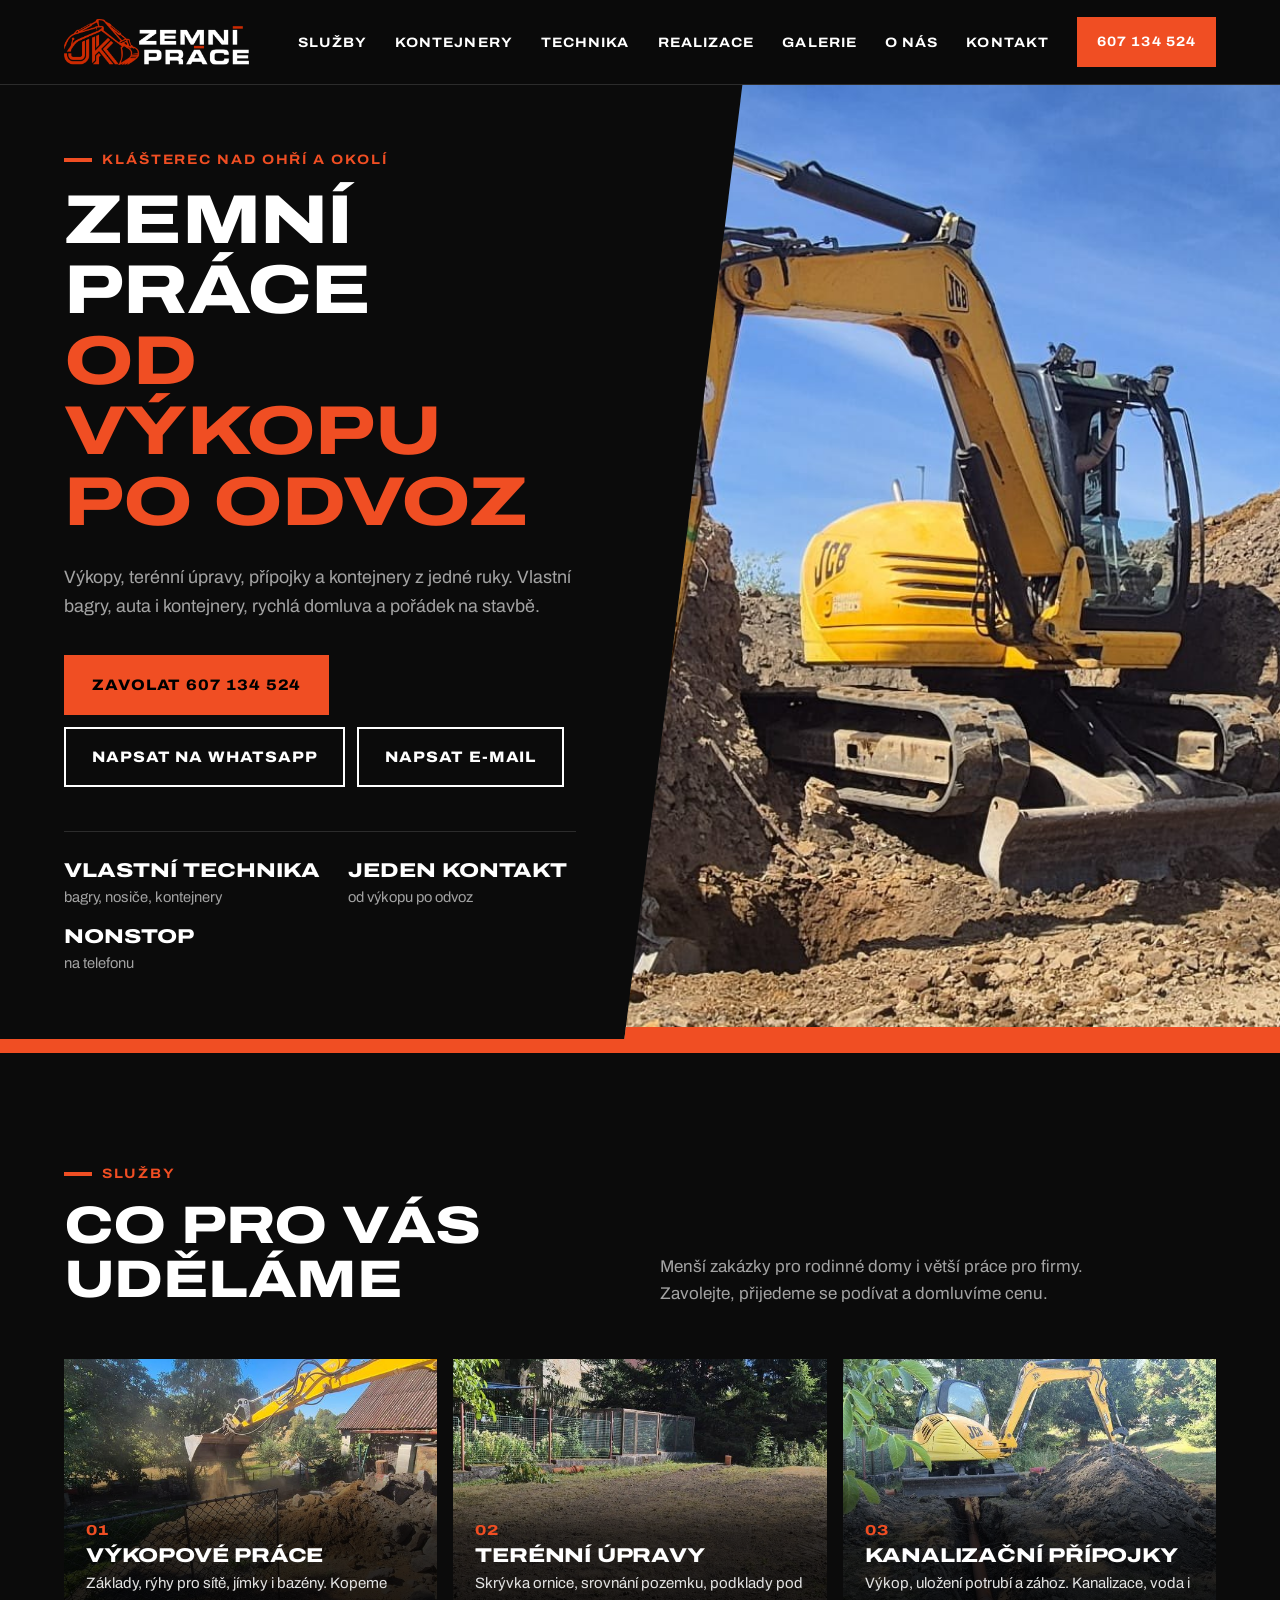
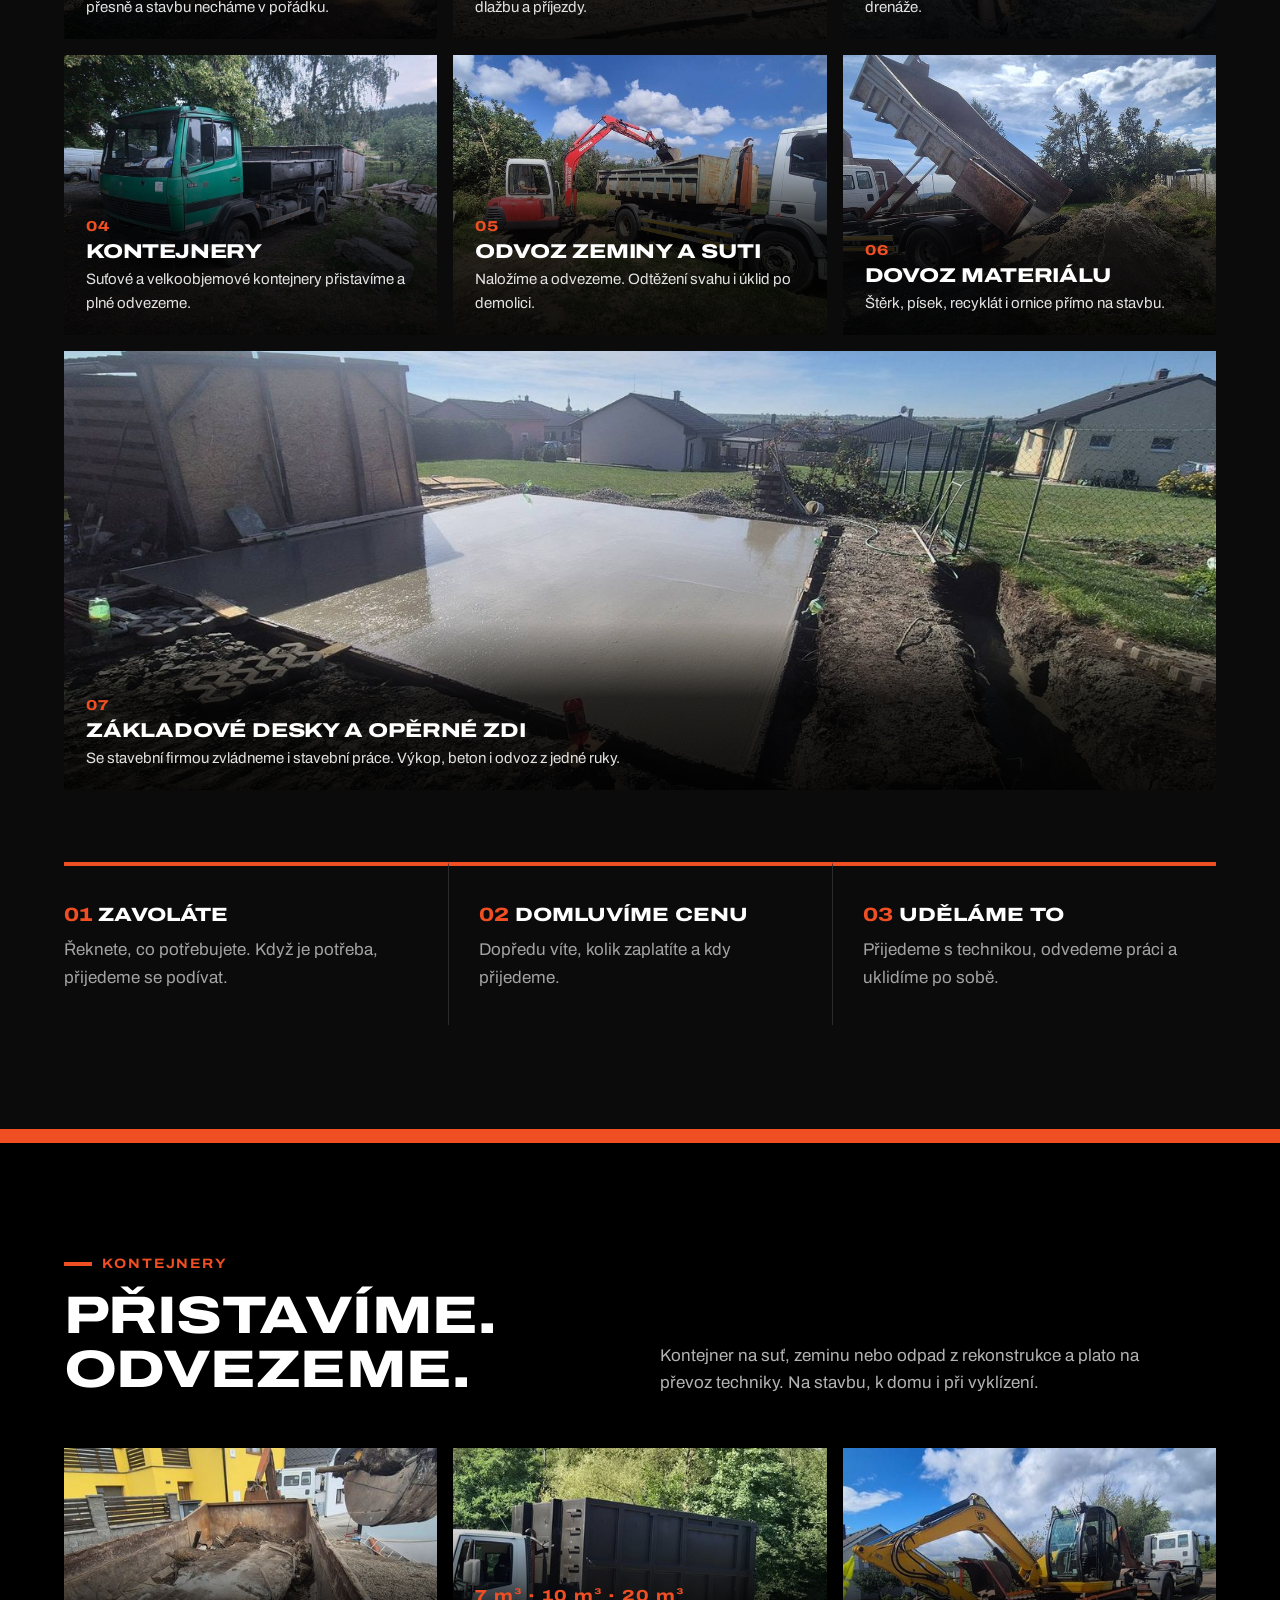
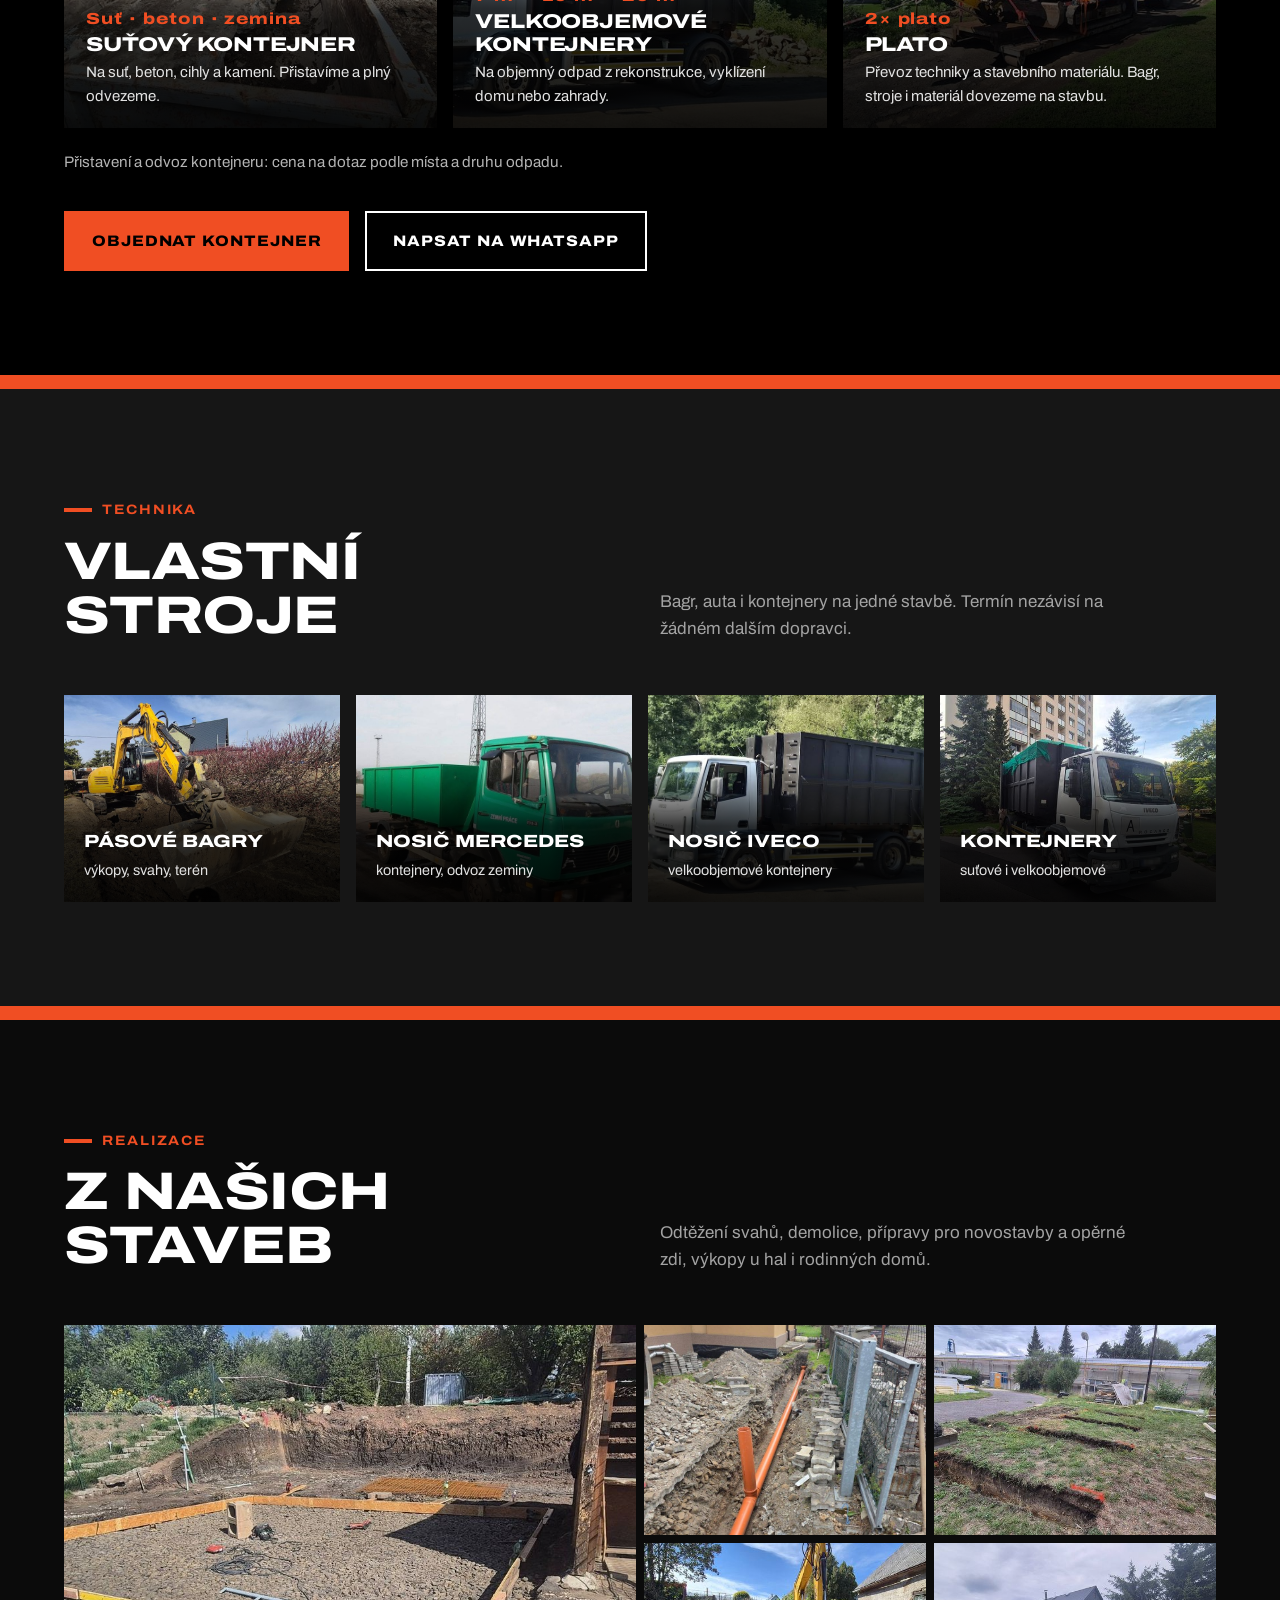
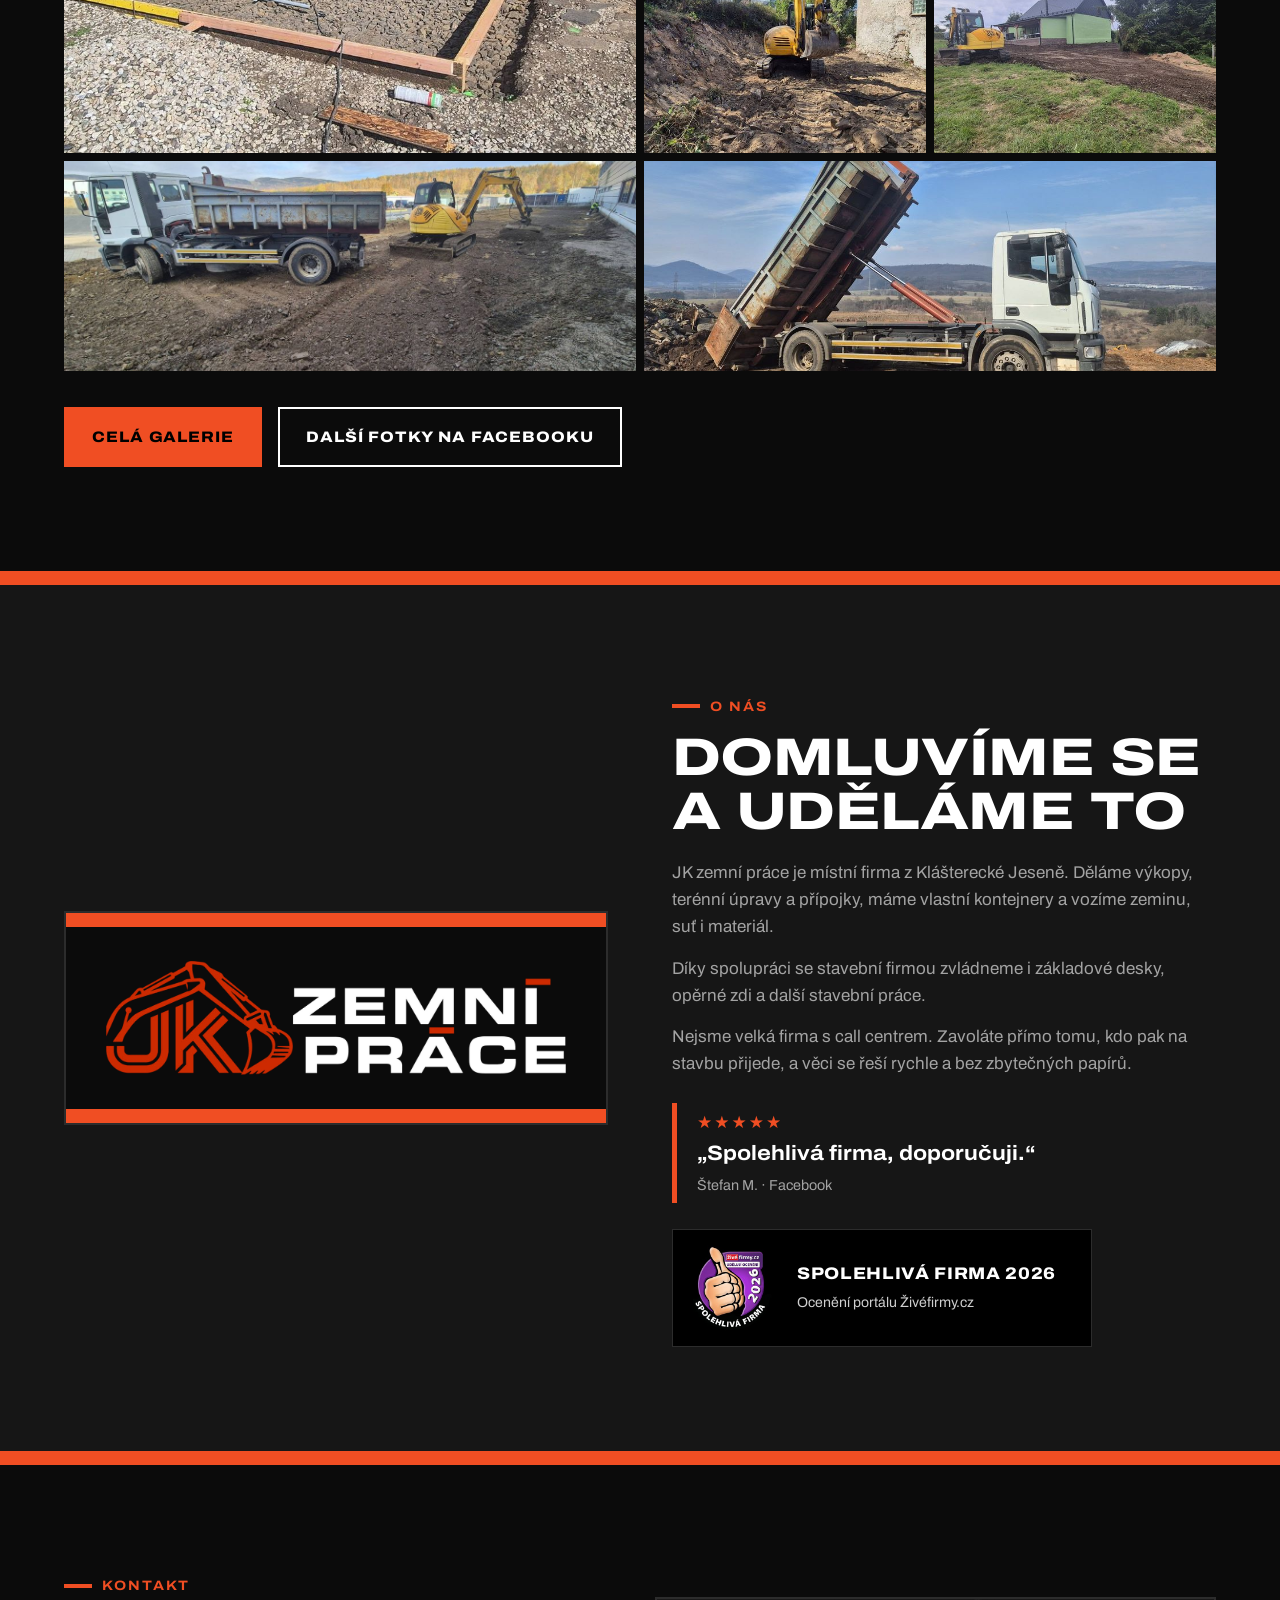
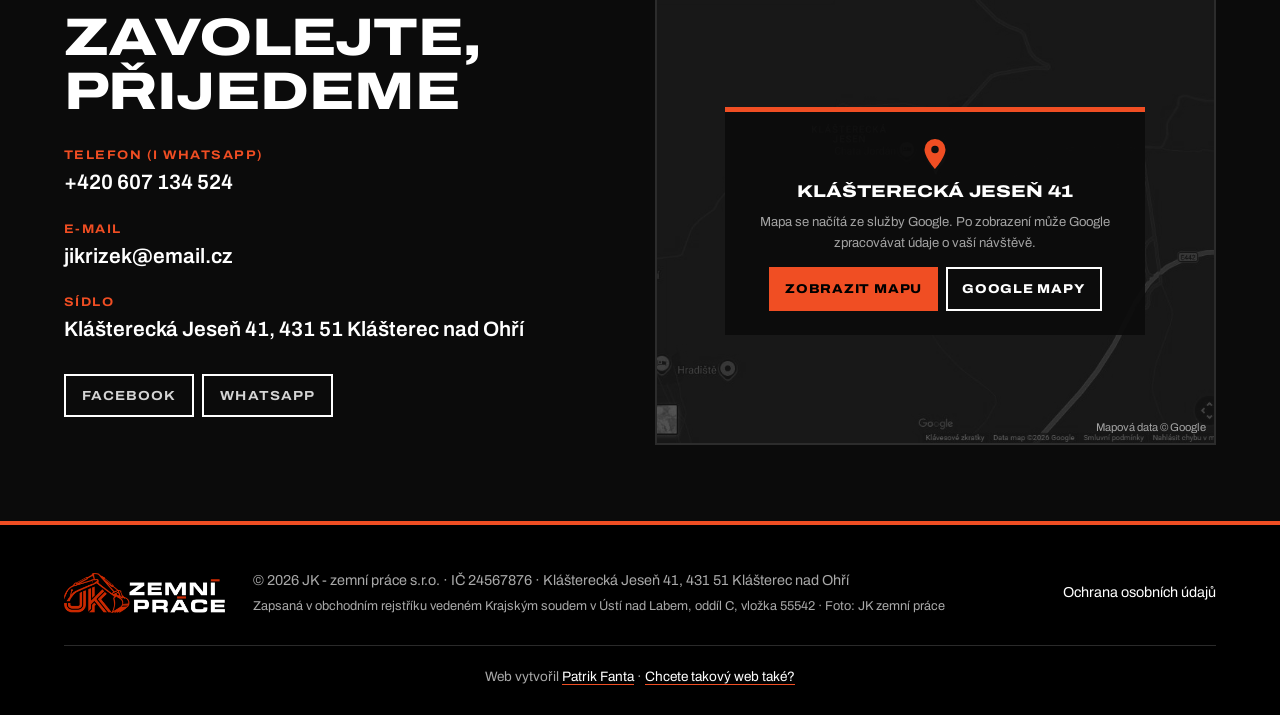
<file: index.html>
<!doctype html>
<html lang="cs">
<head>
<meta charset="utf-8">
<meta name="viewport" content="width=device-width, initial-scale=1">
<link rel="canonical" href="https://jkzemniprace.cz/">
<meta property="og:type" content="website">
<meta property="og:title" content="JK zemní práce – výkopy, terénní úpravy, kontejnery | Klášterec nad Ohří">
<meta property="og:description" content="Výkopové a zemní práce, terénní úpravy, kanalizační přípojky, kontejnery, odvoz zeminy a suti. Klášterec nad Ohří a okolí.">
<meta property="og:url" content="https://jkzemniprace.cz/">
<meta property="og:image" content="https://jkzemniprace.cz/img/og-nahled.jpg">
<meta property="og:image:width" content="1200">
<meta property="og:image:height" content="630">
<meta property="og:locale" content="cs_CZ">
<title>JK zemní práce – výkopy, terénní úpravy, kontejnery | Klášterec nad Ohří</title>
<meta name="description" content="Výkopové a zemní práce, terénní úpravy, kanalizační přípojky, základové desky a opěrné zdi, suťové a velkoobjemové kontejnery, odvoz zeminy a suti, dovoz štěrku a písku. Klášterec nad Ohří a okolí.">
<link rel="icon" href="img/logo.png">
<link rel="stylesheet" href="css/fonts-logo.css?v=1">
<link rel="stylesheet" href="css/logo.css?v=10">
<link rel="stylesheet" href="css/dark.css?v=11">
</head>
<body>

<header>
  <div class="wrap nav">
    <a href="#top" class="logo" aria-label="JK zemní práce – úvod"><img src="img/logo-jk-dark.png?v=1" alt="JK zemní práce" width="185" height="46"></a>
    <button class="burger" aria-label="Menu" aria-expanded="false"><span></span><span></span><span></span></button>
    <ul class="menu">
      <li><a href="#sluzby">Služby</a></li>
      <li><a href="#kontejnery">Kontejnery</a></li>
      <li><a href="#technika">Technika</a></li>
      <li><a href="#realizace">Realizace</a></li>
      <li><a href="galerie.html">Galerie</a></li>
      <li><a href="#o-nas">O nás</a></li>
      <li><a href="#kontakt">Kontakt</a></li>
      <li><a href="tel:+420607134524" class="btn btn-or">607 134 524</a></li>
    </ul>
  </div>
</header>

<main id="top">
<section class="hero" aria-label="Úvod" style="padding:0">
  <div class="hero-text">
    <div class="kicker">Klášterec nad Ohří a okolí</div>
    <h1>Zemní práce <span>od výkopu po odvoz</span></h1>
    <p class="lead">Výkopy, terénní úpravy, přípojky a kontejnery z jedné ruky. Vlastní bagry, auta i kontejnery, rychlá domluva a pořádek na stavbě.</p>
    <div class="hero-actions">
      <a href="tel:+420607134524" class="btn btn-or">Zavolat 607 134 524</a>
      <a href="https://wa.me/420607134524" class="btn btn-ink" target="_blank" rel="noopener">Napsat na WhatsApp</a>
      <a href="mailto:jikrizek@email.cz" class="btn btn-ink">Napsat e-mail</a>
    </div>
    <div class="facts">
      <div><b>Vlastní technika</b>bagry, nosiče, kontejnery</div>
      <div><b>Jeden kontakt</b>od výkopu po odvoz</div>
      <div><b>Nonstop</b>na telefonu</div>
    </div>
  </div>
  <div class="hero-photo"><img src="img/hero.jpg?v=5" alt="Žlutý pásový bagr JCB při hlubokém výkopu"></div>
</section>
<div class="band" aria-hidden="true"></div>

<section id="sluzby">
  <div class="wrap">
    <div class="head">
      <div><div class="kicker">Služby</div><h2>Co pro vás uděláme</h2></div>
      <p>Menší zakázky pro rodinné domy i větší práce pro firmy. Zavolejte, přijedeme se podívat a domluvíme cenu.</p>
    </div>
    <div class="svc-list">
      <article class="svc" data-slides="img/svc-vykopy-2.jpg?v=1,img/gal/t/wa-3-15.jpg?v=1,img/gal/t/wa-3-27.jpg?v=1,img/gal/t/wa-3-17.jpg?v=1"><img src="img/svc-vykopy.jpg?v=1" alt="Bagr při výkopu" loading="lazy"><div class="svc-body"><div class="svc-num">01</div><h3>Výkopové práce</h3><p>Základy, rýhy pro sítě, jímky i bazény. Kopeme přesně a stavbu necháme v pořádku.</p></div></article>
      <article class="svc" data-slides="img/svc-teren-2.jpg?v=1,img/svc-teren-3.jpg?v=1,img/gal/t/wa-1-01.jpg?v=1,img/gal/t/wa-1-07.jpg?v=1"><img src="img/svc-teren.jpg?v=1" alt="Srovnaný terén" loading="lazy"><div class="svc-body"><div class="svc-num">02</div><h3>Terénní úpravy</h3><p>Skrývka ornice, srovnání pozemku, podklady pod dlažbu a příjezdy.</p></div></article>
      <article class="svc" data-slides="img/gal/t/wa-6-08.jpg?v=1,img/gal/t/wa-6-01.jpg?v=1,img/svc-pripojky-2.jpg?v=1,img/gal/t/wa-6-06.jpg?v=1,img/svc-pripojky-3.jpg?v=1,img/gal/t/wa-3-43.jpg?v=1"><img src="img/svc-pripojky.jpg?v=1" alt="Výkop pro kanalizační přípojku" loading="lazy"><div class="svc-body"><div class="svc-num">03</div><h3>Kanalizační přípojky</h3><p>Výkop, uložení potrubí a zához. Kanalizace, voda i drenáže.</p></div></article>
      <article class="svc" data-slides="img/svc-kontejnery-2.jpg?v=2,img/svc-kontejnery-3.jpg?v=1,img/gal/t/wa-3-02.jpg?v=1"><img src="img/svc-kontejnery.jpg?v=2" alt="Nosič kontejnerů Mercedes s kontejnerem" loading="lazy"><div class="svc-body"><div class="svc-num">04</div><h3>Kontejnery</h3><p>Suťové a velkoobjemové kontejnery přistavíme a plné odvezeme.</p></div></article>
      <article class="svc" data-slides="img/svc-odvoz-3.jpg?v=1,img/gal/t/wa-2-01.jpg?v=1,img/gal/t/wa-3-03.jpg?v=1"><img src="img/svc-odvoz.jpg?v=1" alt="Nakládání zeminy" loading="lazy"><div class="svc-body"><div class="svc-num">05</div><h3>Odvoz zeminy a suti</h3><p>Naložíme a odvezeme. Odtěžení svahu i úklid po demolici.</p></div></article>
      <article class="svc" data-slides="img/svc-dovoz-3.jpg?v=1,img/gal/t/wa-1-05.jpg?v=1"><img src="img/svc-dovoz.jpg?v=1" alt="Vyklápění kontejneru" loading="lazy"><div class="svc-body"><div class="svc-num">06</div><h3>Dovoz materiálu</h3><p>Štěrk, písek, recyklát i ornice přímo na stavbu.</p></div></article>
      <article class="svc svc-wide" data-slides="img/gal/t/wa-7-02.jpg?v=1,img/gal/t/wa-4-01.jpg?v=1,img/gal/t/wa-7-07.jpg?v=1,img/gal/t/wa-4-03.jpg?v=1,img/gal/t/wa-4-07.jpg?v=1,img/gal/t/wa-4-09.jpg?v=1,img/gal/t/wa-7-01.jpg?v=1"><img src="img/svc-stavebni.jpg?v=1" alt="Čerstvě vybetonovaná základová deska na zahradě rodinného domu" loading="lazy"><div class="svc-body"><div class="svc-num">07</div><h3>Základové desky a opěrné zdi</h3><p>Se stavební firmou zvládneme i stavební práce. Výkop, beton i odvoz z jedné ruky.</p></div></article>
    </div>
    <div class="steps" style="margin-top:72px">
      <div class="step"><b>Zavoláte</b><p>Řeknete, co potřebujete. Když je potřeba, přijedeme se podívat.</p></div>
      <div class="step"><b>Domluvíme cenu</b><p>Dopředu víte, kolik zaplatíte a kdy přijedeme.</p></div>
      <div class="step"><b>Uděláme to</b><p>Přijedeme s technikou, odvedeme práci a uklidíme po sobě.</p></div>
    </div>
  </div>
</section>

<div class="band" aria-hidden="true"></div>
<section class="dark" id="kontejnery">
  <div class="wrap">
    <div class="head">
      <div><div class="kicker">Kontejnery</div><h2>Přistavíme. Odvezeme.</h2></div>
      <p>Kontejner na suť, zeminu nebo odpad z rekonstrukce a plato na převoz techniky. Na stavbu, k domu i při vyklízení.</p>
    </div>
    <div class="svc-list cont-list">
      <article class="svc" data-slides="img/gal/t/wa-5-13.jpg?v=1,img/gal/t/wa-3-03.jpg?v=1,img/gal/t/wa-5-23.jpg?v=1"><img src="img/gal/t/wa-3-02.jpg?v=1" alt="Suťový kontejner s betonovou sutí" loading="lazy"><div class="svc-body"><div class="svc-num">Suť · beton · zemina</div><h3>Suťový kontejner</h3><p>Na suť, beton, cihly a kamení. Přistavíme a plný odvezeme.</p></div></article>
      <article class="svc" data-slides="img/gal/t/wa-5-24.jpg?v=1,img/gal/t/wa-5-23.jpg?v=1,img/gal/t/wa-5-13.jpg?v=1"><img src="img/gal/t/wa-5-05.jpg?v=1" alt="Velkoobjemový kontejner na nosiči Iveco" loading="lazy"><div class="svc-body"><div class="svc-num">7 m³ · 10 m³ · 20 m³</div><h3>Velkoobjemové kontejnery</h3><p>Na objemný odpad z rekonstrukce, vyklízení domu nebo zahrady.</p></div></article>
      <article class="svc" data-slides="img/gal/t/wa-5-19.jpg?v=1,img/gal/t/wa-5-22.jpg?v=1,img/gal/t/wa-5-26.jpg?v=1"><img src="img/gal/t/wa-5-16.jpg?v=1" alt="Bagr naložený na platu" loading="lazy"><div class="svc-body"><div class="svc-num">2× plato</div><h3>Plato</h3><p>Převoz techniky a stavebního materiálu. Bagr, stroje i materiál dovezeme na stavbu.</p></div></article>
    </div>
    <p class="cont-note">Přistavení a odvoz kontejneru: cena na dotaz podle místa a druhu odpadu.</p>
    <div class="cta-row"><a href="tel:+420607134524" class="btn btn-or">Objednat kontejner</a><a href="https://wa.me/420607134524" class="btn btn-white" target="_blank" rel="noopener">Napsat na WhatsApp</a></div>
  </div>
</section>
<div class="band" aria-hidden="true"></div>

<section class="paper" id="technika">
  <div class="wrap">
    <div class="head">
      <div><div class="kicker">Technika</div><h2>Vlastní stroje</h2></div>
      <p>Bagr, auta i kontejnery na jedné stavbě. Termín nezávisí na žádném dalším dopravci.</p>
    </div>
    <div class="fleet">
      <figure class="machine"><img src="img/tech-1.jpg?v=1" alt="Žlutý pásový bagr" loading="lazy"><figcaption><b>Pásové bagry</b><span>výkopy, svahy, terén</span></figcaption></figure>
      <figure class="machine"><img src="img/tech-2.jpg?v=2" style="object-position:100% center" alt="Zelený nosič kontejnerů Mercedes" loading="lazy"><figcaption><b>Nosič Mercedes</b><span>kontejnery, odvoz zeminy</span></figcaption></figure>
      <figure class="machine"><img src="img/tech-3.jpg?v=2" style="object-position:18% center" alt="Nosič kontejnerů Iveco" loading="lazy"><figcaption><b>Nosič Iveco</b><span>velkoobjemové kontejnery</span></figcaption></figure>
      <figure class="machine"><img src="img/gal/t/wa-5-24.jpg?v=1" style="object-position:70% center" alt="Velkoobjemový kontejner na nosiči Iveco" loading="lazy"><figcaption><b>Kontejnery</b><span>suťové i velkoobjemové</span></figcaption></figure>
    </div>
  </div>
</section>
<div class="band" aria-hidden="true"></div>

<section id="realizace">
  <div class="wrap">
    <div class="head">
      <div><div class="kicker">Realizace</div><h2>Z našich staveb</h2></div>
      <p>Odtěžení svahů, demolice, přípravy pro novostavby a opěrné zdi, výkopy u hal i rodinných domů.</p>
    </div>
    <div class="gallery">
      <figure class="g-big"><a href="galerie.html" title="Celá galerie"><img src="img/real-1.jpg?v=1" alt="Připravená základová deska" loading="lazy"></a></figure>
      <figure><a href="galerie.html" title="Celá galerie"><img src="img/real-2.jpg?v=1" alt="Kanalizační potrubí ve výkopu" loading="lazy"></a></figure>
      <figure><a href="galerie.html" title="Celá galerie"><img src="img/real-3.jpg?v=1" alt="Minibagr na zahradě" loading="lazy"></a></figure>
      <figure><a href="galerie.html" title="Celá galerie"><img src="img/real-4.jpg?v=1" alt="Výkop u rodinného domu" loading="lazy"></a></figure>
      <figure><a href="galerie.html" title="Celá galerie"><img src="img/real-5.jpg?v=1" alt="Bagr při terénních úpravách" loading="lazy"></a></figure>
      <figure class="g-wide"><a href="galerie.html" title="Celá galerie"><img src="img/real-6.jpg?v=1" alt="Nosič kontejnerů a bagr u haly" loading="lazy"></a></figure>
      <figure class="g-wide"><a href="galerie.html" title="Celá galerie"><img src="img/tech-4.jpg?v=1" alt="Iveco vyklápí kontejner" loading="lazy"></a></figure>
    </div>
    <div class="cta-row"><a href="galerie.html" class="btn btn-or">Celá galerie</a><a href="https://www.facebook.com/profile.php?id=61591578099058" class="btn btn-ink" target="_blank" rel="noopener">Další fotky na Facebooku</a></div>
  </div>
</section>
<div class="band" aria-hidden="true"></div>

<section class="paper" id="o-nas">
  <div class="wrap about">
    <div class="about-logo"><img src="img/logo-jk-dark.png?v=1" alt="Logo JK zemní práce" loading="lazy"></div>
    <div>
      <div class="kicker">O nás</div>
      <h2>Domluvíme se a uděláme to</h2>
      <p style="margin-top:20px">JK zemní práce je místní firma z Klášterecké Jeseně. Děláme výkopy, terénní úpravy a přípojky, máme vlastní kontejnery a vozíme zeminu, suť i materiál.</p>
      <p>Díky spolupráci se stavební firmou zvládneme i základové desky, opěrné zdi a další stavební práce.</p>
      <p>Nejsme velká firma s call centrem. Zavoláte přímo tomu, kdo pak na stavbu přijede, a věci se řeší rychle a bez zbytečných papírů.</p>
      <figure class="quote"><span class="stars" aria-label="Doporučuje">★★★★★</span><blockquote>„Spolehlivá firma, doporučuji.“</blockquote><figcaption>Štefan M. · Facebook</figcaption></figure>
      <div class="award"><img src="img/oceneni-spolehliva-firma-2026.jpg?v=1" alt="Ocenění Spolehlivá firma 2026 od portálu Živé firmy.cz" width="96" height="96" loading="lazy"><div><b>Spolehlivá firma 2026</b><span>Ocenění portálu Živéfirmy.cz</span></div></div>
    </div>
  </div>
</section>

<div class="band" aria-hidden="true"></div>
<section id="kontakt">
  <div class="wrap contact">
    <div>
      <div class="kicker">Kontakt</div>
      <h2>Zavolejte, přijedeme</h2>
      <div class="contact-list">
        <a href="tel:+420607134524"><small>Telefon (i WhatsApp)</small><strong>+420 607 134 524</strong></a>
        <a href="mailto:jikrizek@email.cz"><small>E-mail</small><strong>jikrizek@email.cz</strong></a>
        <a href="https://www.google.com/maps/search/?api=1&query=Kl%C3%A1%C5%A1tereck%C3%A1+Jese%C5%88+41%2C+Kl%C3%A1%C5%A1terec+nad+Oh%C5%99%C3%AD" target="_blank" rel="noopener"><small>Sídlo</small><strong>Klášterecká Jeseň 41, 431 51 Klášterec nad Ohří</strong></a>
      </div>
      <div class="socials">
        <a href="https://www.facebook.com/profile.php?id=61591578099058" target="_blank" rel="noopener">Facebook</a>
        <a href="https://wa.me/420607134524" target="_blank" rel="noopener">WhatsApp</a>
      </div>
    </div>
    <div>
      <div class="map map-consent contact-map" id="map">
        <div class="map-inner">
          <svg viewBox="0 0 24 24" aria-hidden="true"><path d="M12 2a7 7 0 0 0-7 7c0 5.2 7 13 7 13s7-7.8 7-13a7 7 0 0 0-7-7zm0 9.5A2.5 2.5 0 1 1 12 6.5a2.5 2.5 0 0 1 0 5z"/></svg>
          <b>Klášterecká Jeseň 41</b>
          <p>Mapa se načítá ze služby Google. Po zobrazení může Google zpracovávat údaje o vaší návštěvě.</p>
          <div class="map-actions">
            <button type="button" class="btn btn-or" id="map-load">Zobrazit mapu</button>
            <a class="btn btn-ink" href="https://www.google.com/maps/search/?api=1&query=Kl%C3%A1%C5%A1tereck%C3%A1+Jese%C5%88+41%2C+Kl%C3%A1%C5%A1terec+nad+Oh%C5%99%C3%AD" target="_blank" rel="noopener">Google Mapy</a>
          </div>
        </div>
        <span class="map-credit">Mapová data © Google</span>
      </div>
    </div>
  </div>
</section>
</main>

<footer>
  <div class="wrap">
    <img src="img/logo-jk-dark.png?v=1" alt="JK zemní práce" loading="lazy">
    <span>© <span id="y"></span> JK - zemní práce s.r.o. · IČ 24567876 · Klášterecká Jeseň 41, 431 51 Klášterec nad Ohří<small>Zapsaná v obchodním rejstříku vedeném Krajským soudem v Ústí nad Labem, oddíl C, vložka 55542 · Foto: JK zemní práce</small></span>
    <a href="ochrana-osobnich-udaju.html">Ochrana osobních údajů</a>
    <p class="made">Web vytvořil <a href="https://patrikfanta.cz/?ref=jk-zemni-prace" target="_blank" rel="noopener">Patrik Fanta</a> · <a href="https://patrikfanta.cz/?ref=jk-zemni-prace" target="_blank" rel="noopener">Chcete takový web také?</a></p>
  </div>
</footer>

<script src="js/main.js?v=3"></script>
<script src="js/slides.js?v=1"></script>
<!-- Anonymní měření návštěvnosti bez cookies (GoatCounter), skript hostovaný lokálně -->
<script data-goatcounter="https://jkzemniprace.stat.patrikfanta.cz/count" async src="js/count.js"></script>
</body>
</html>
</file>
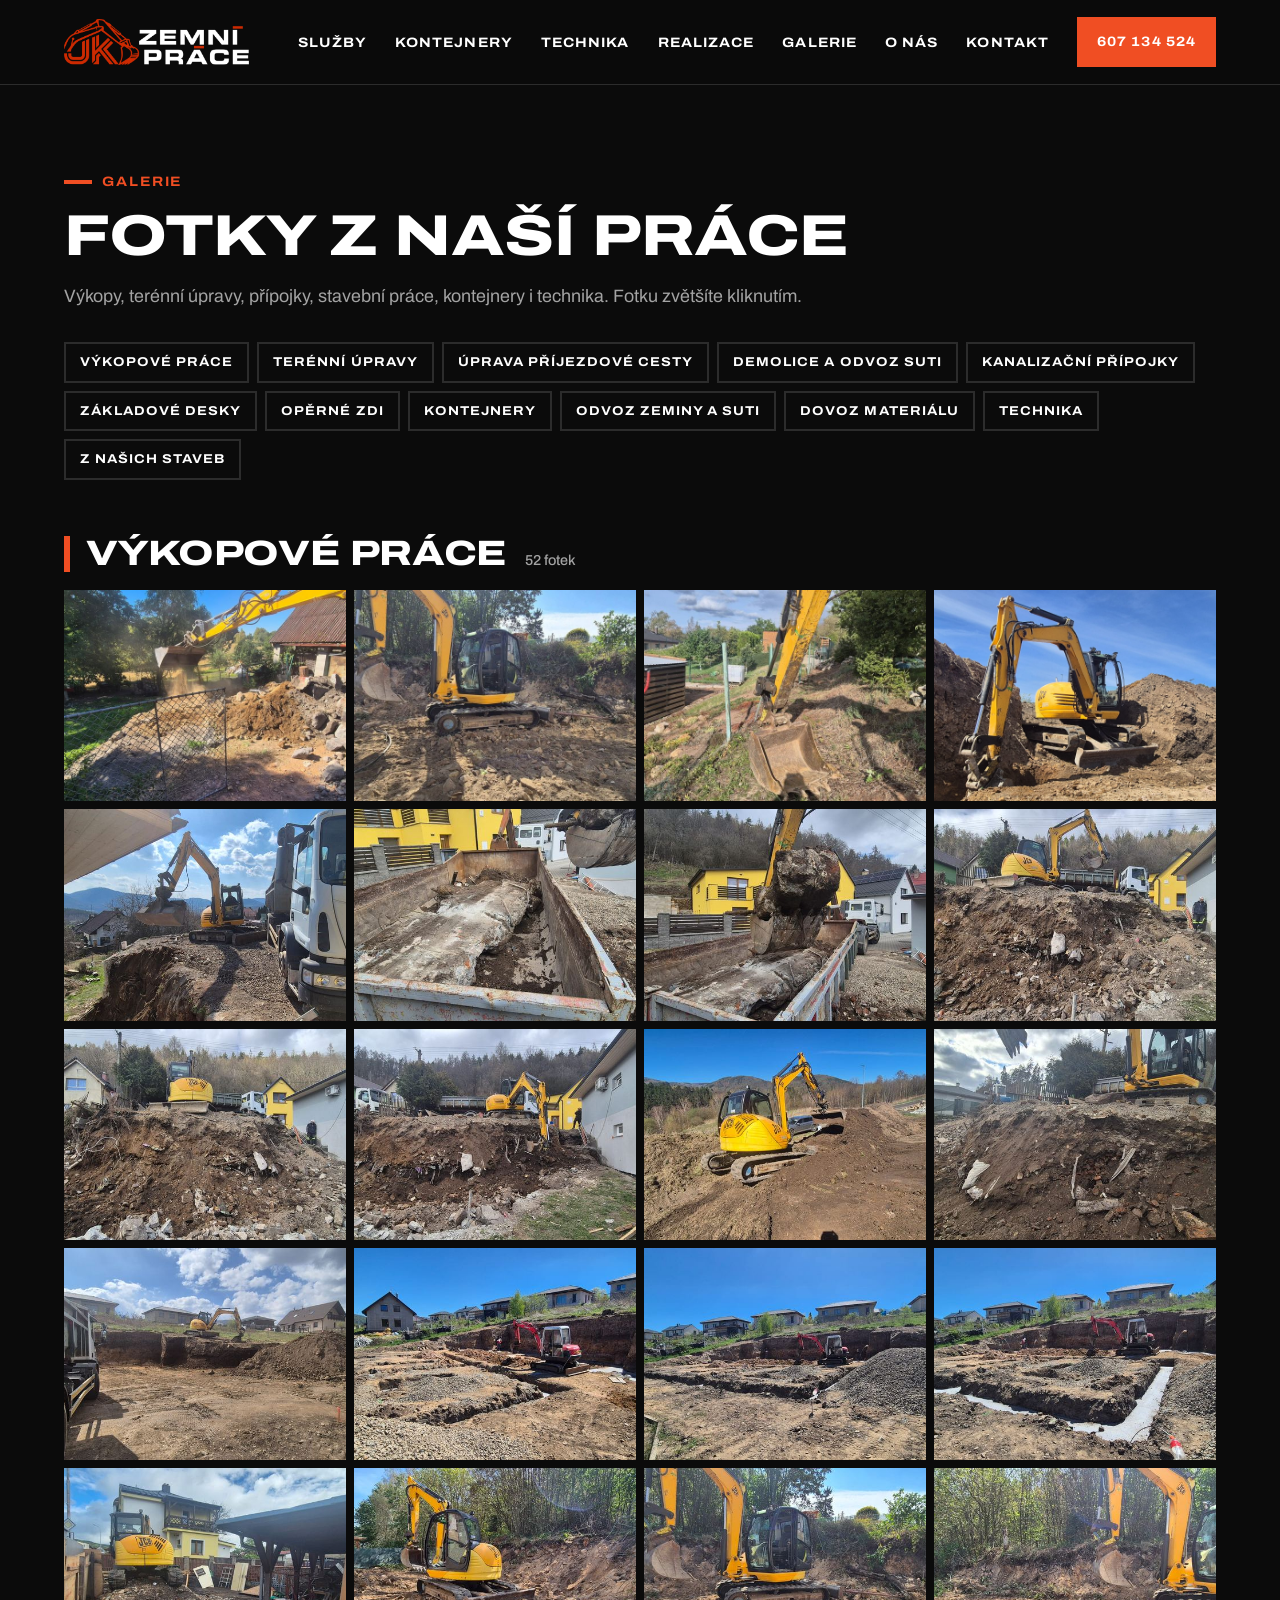
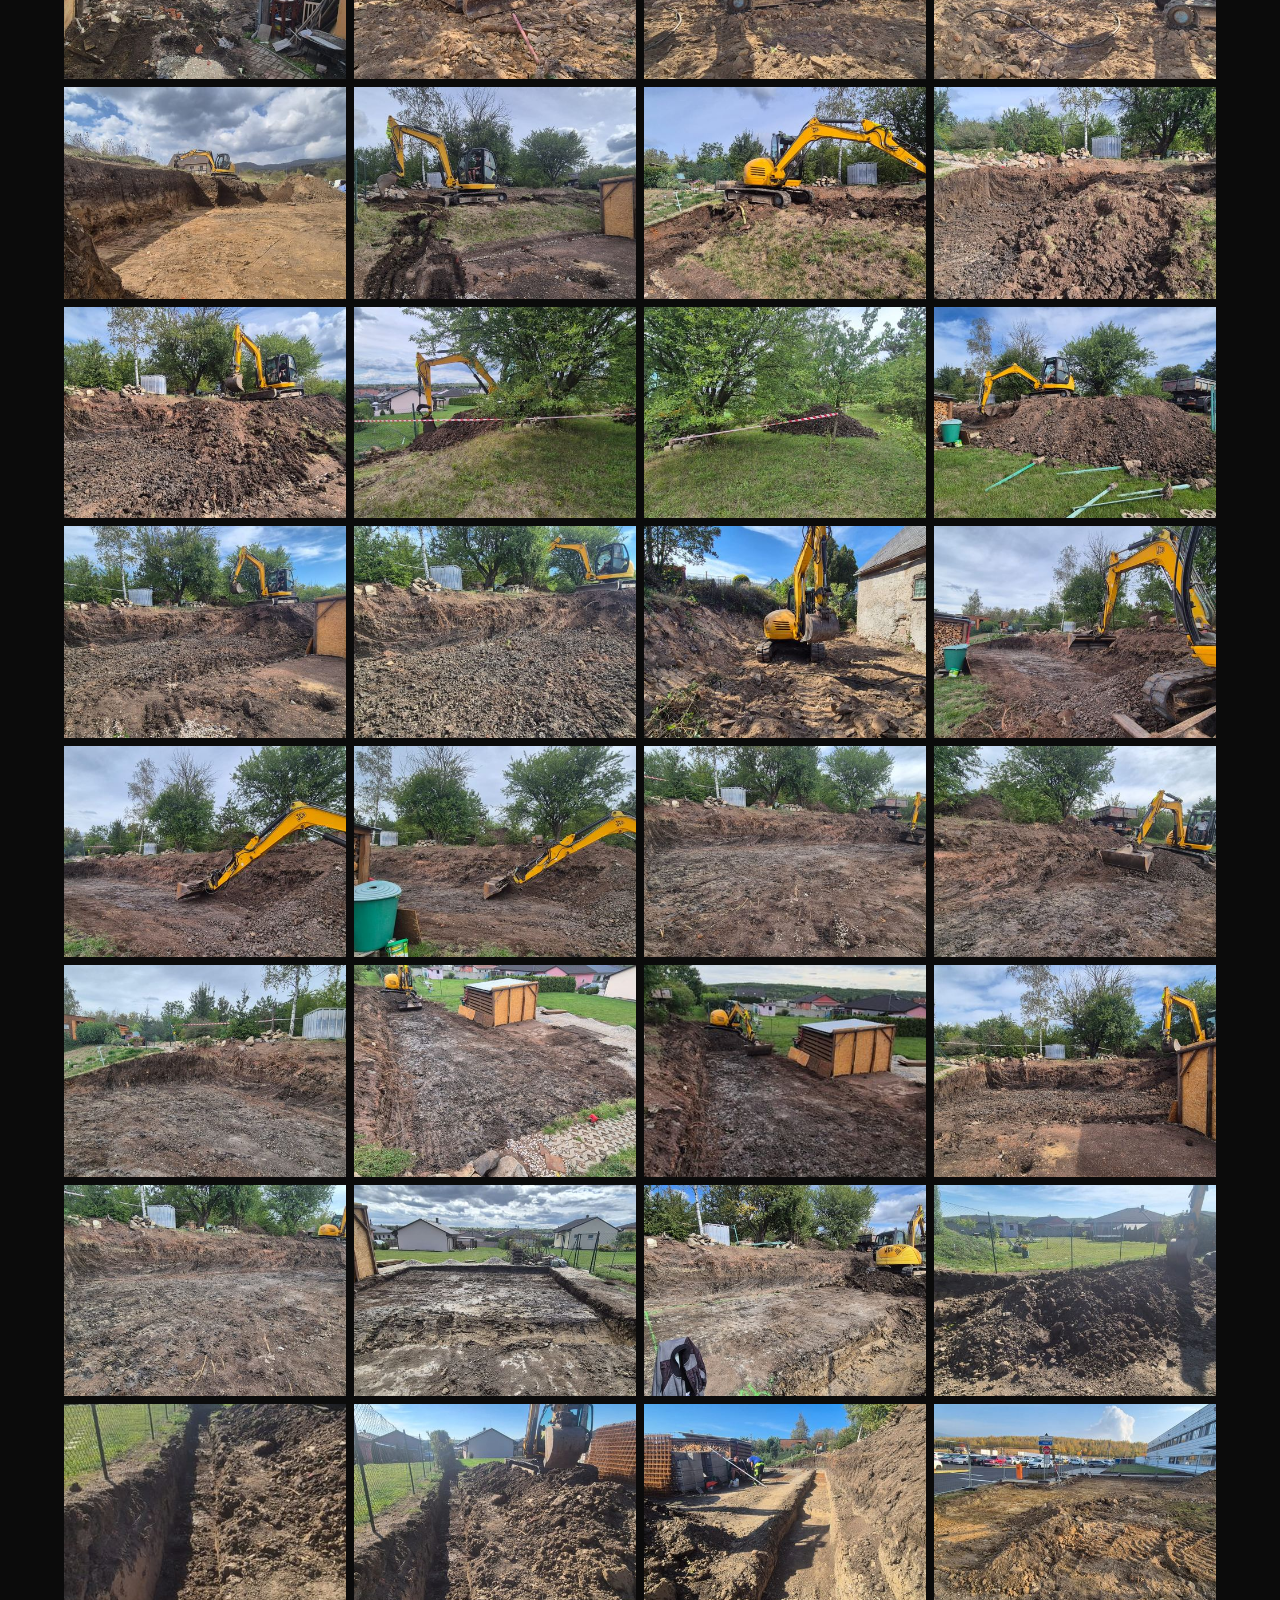
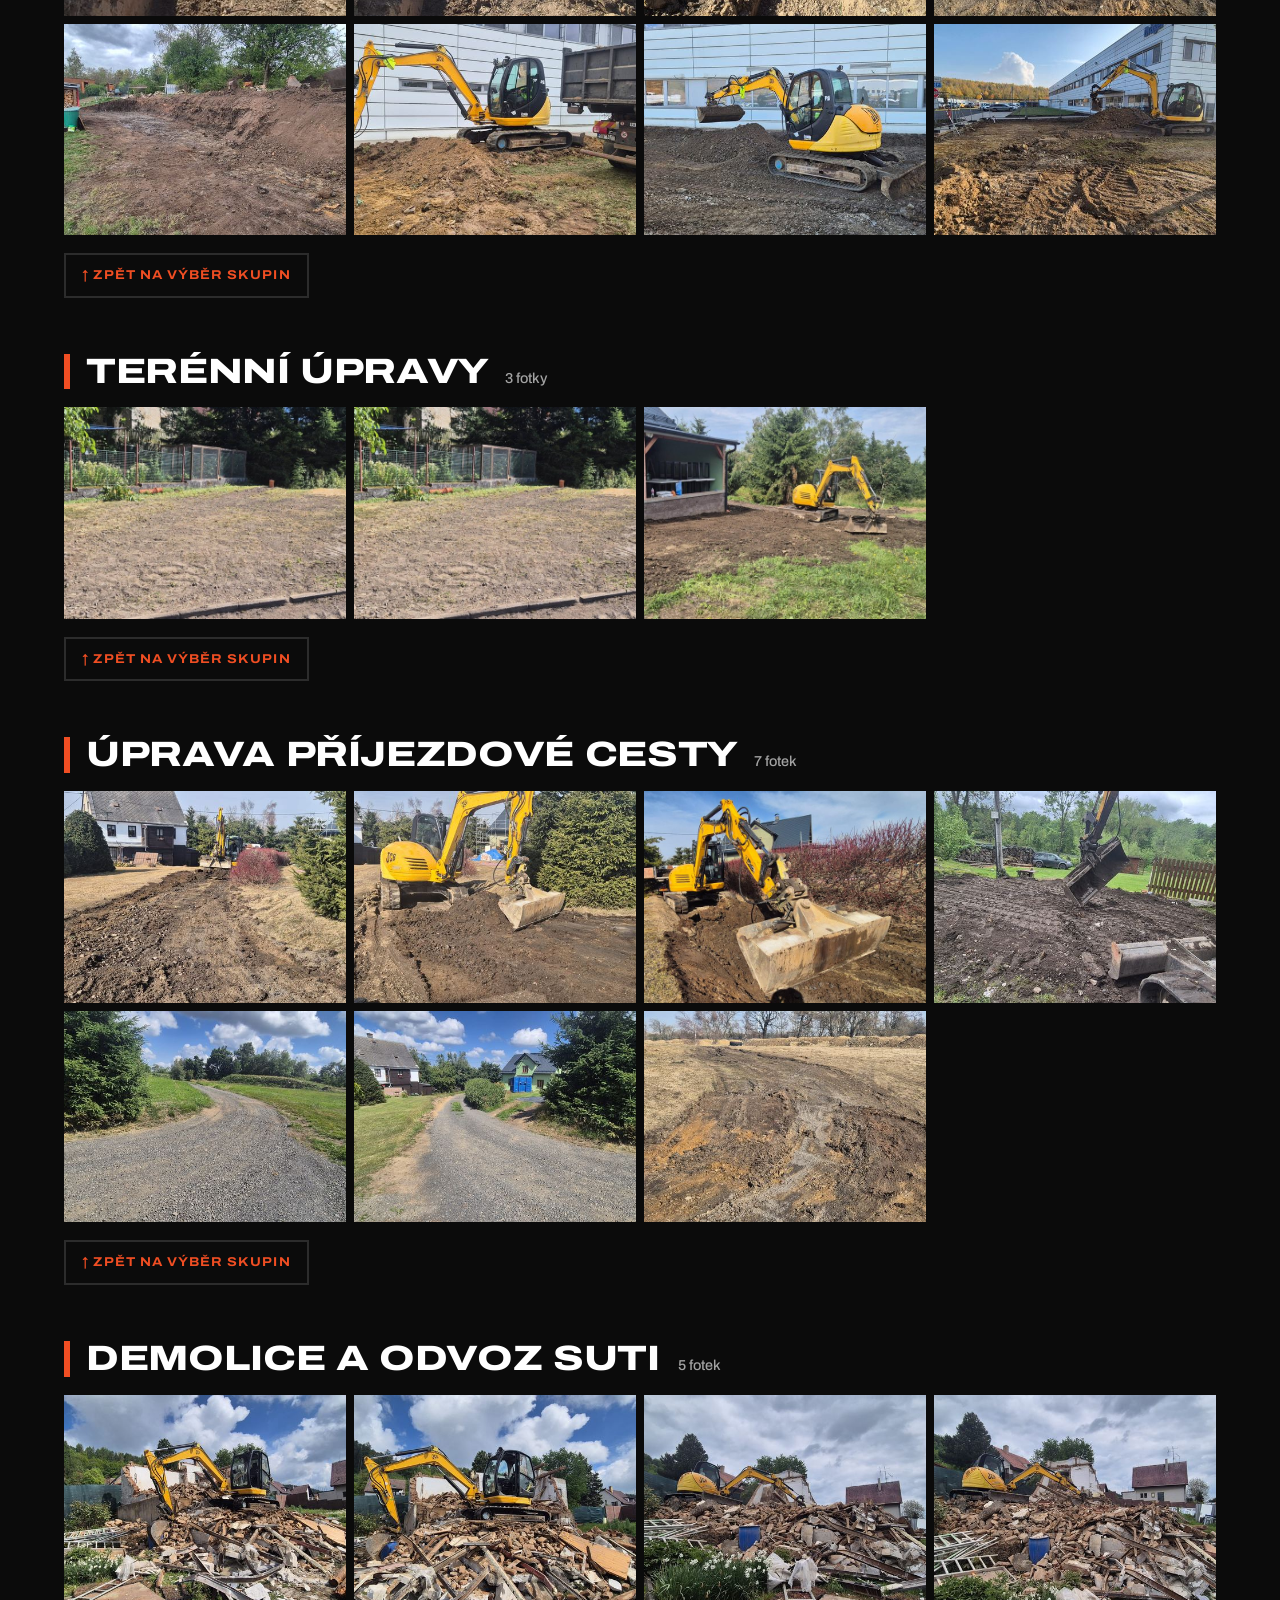
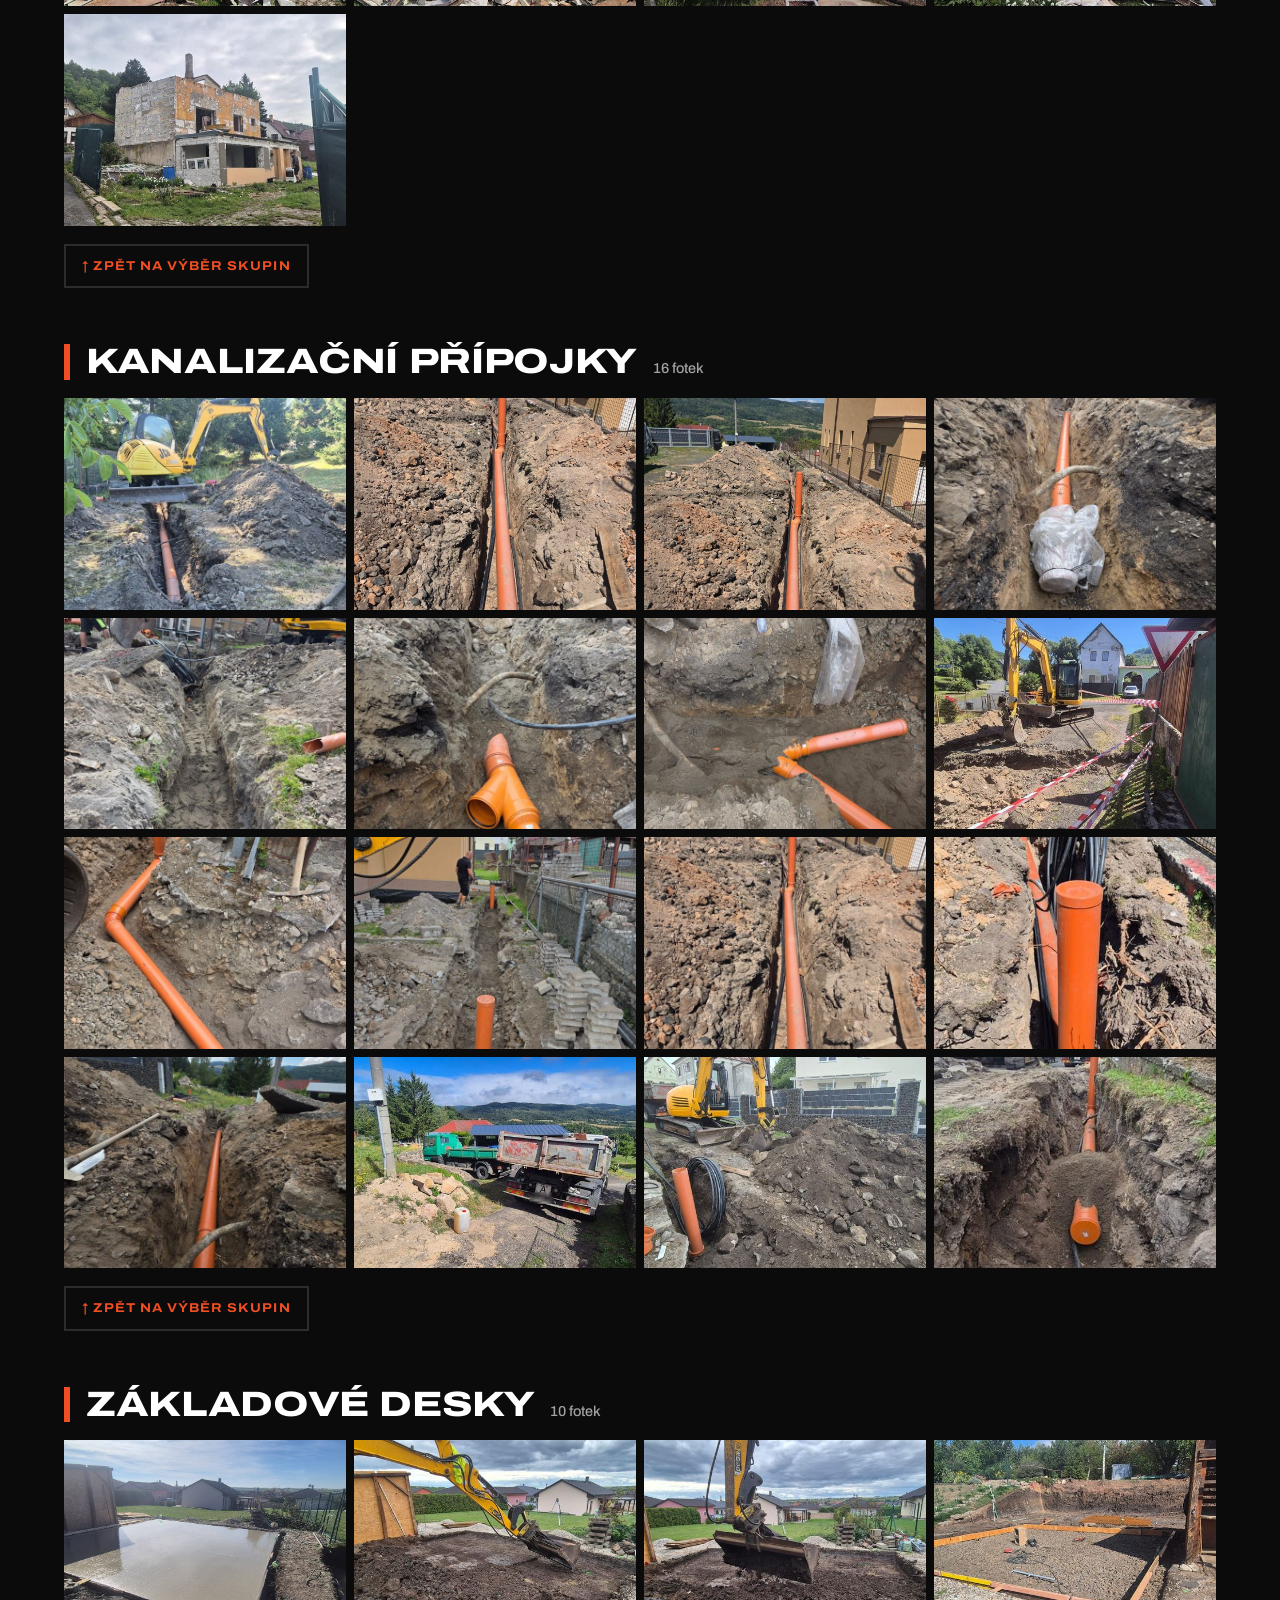
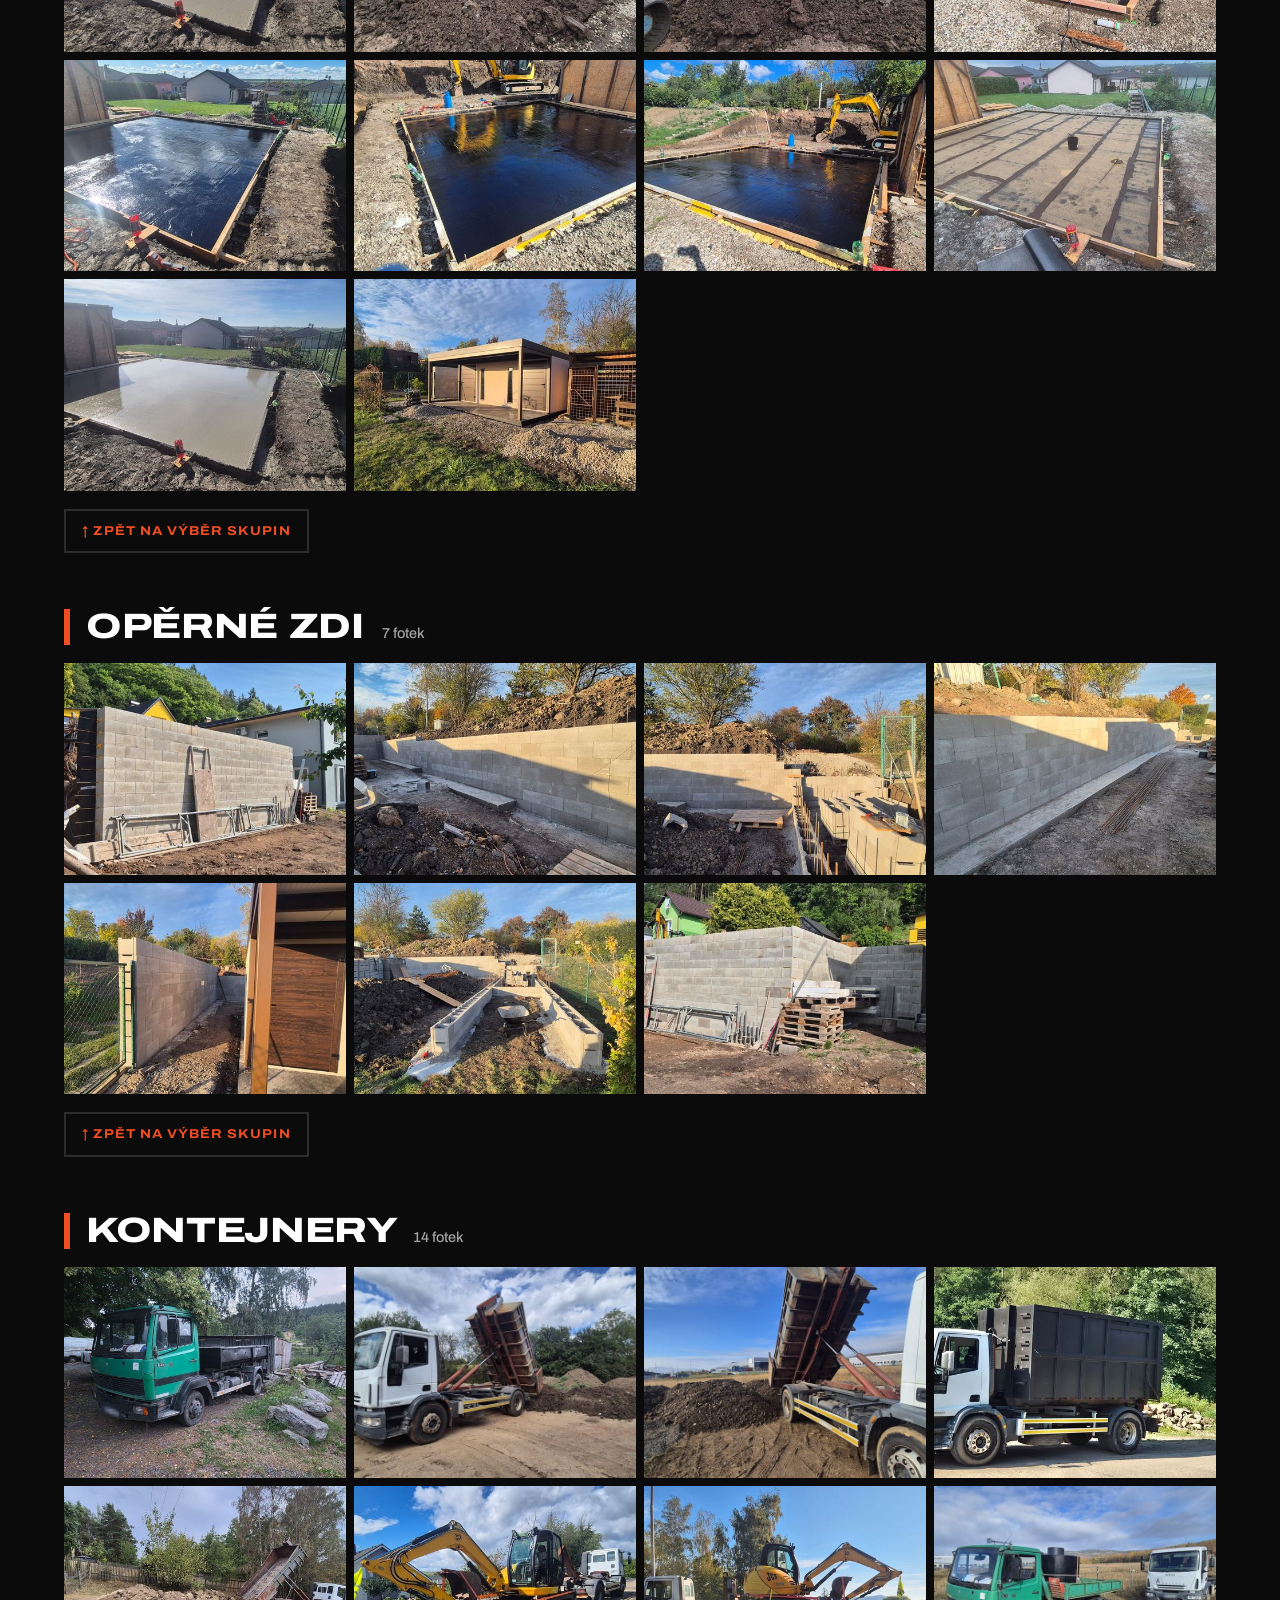
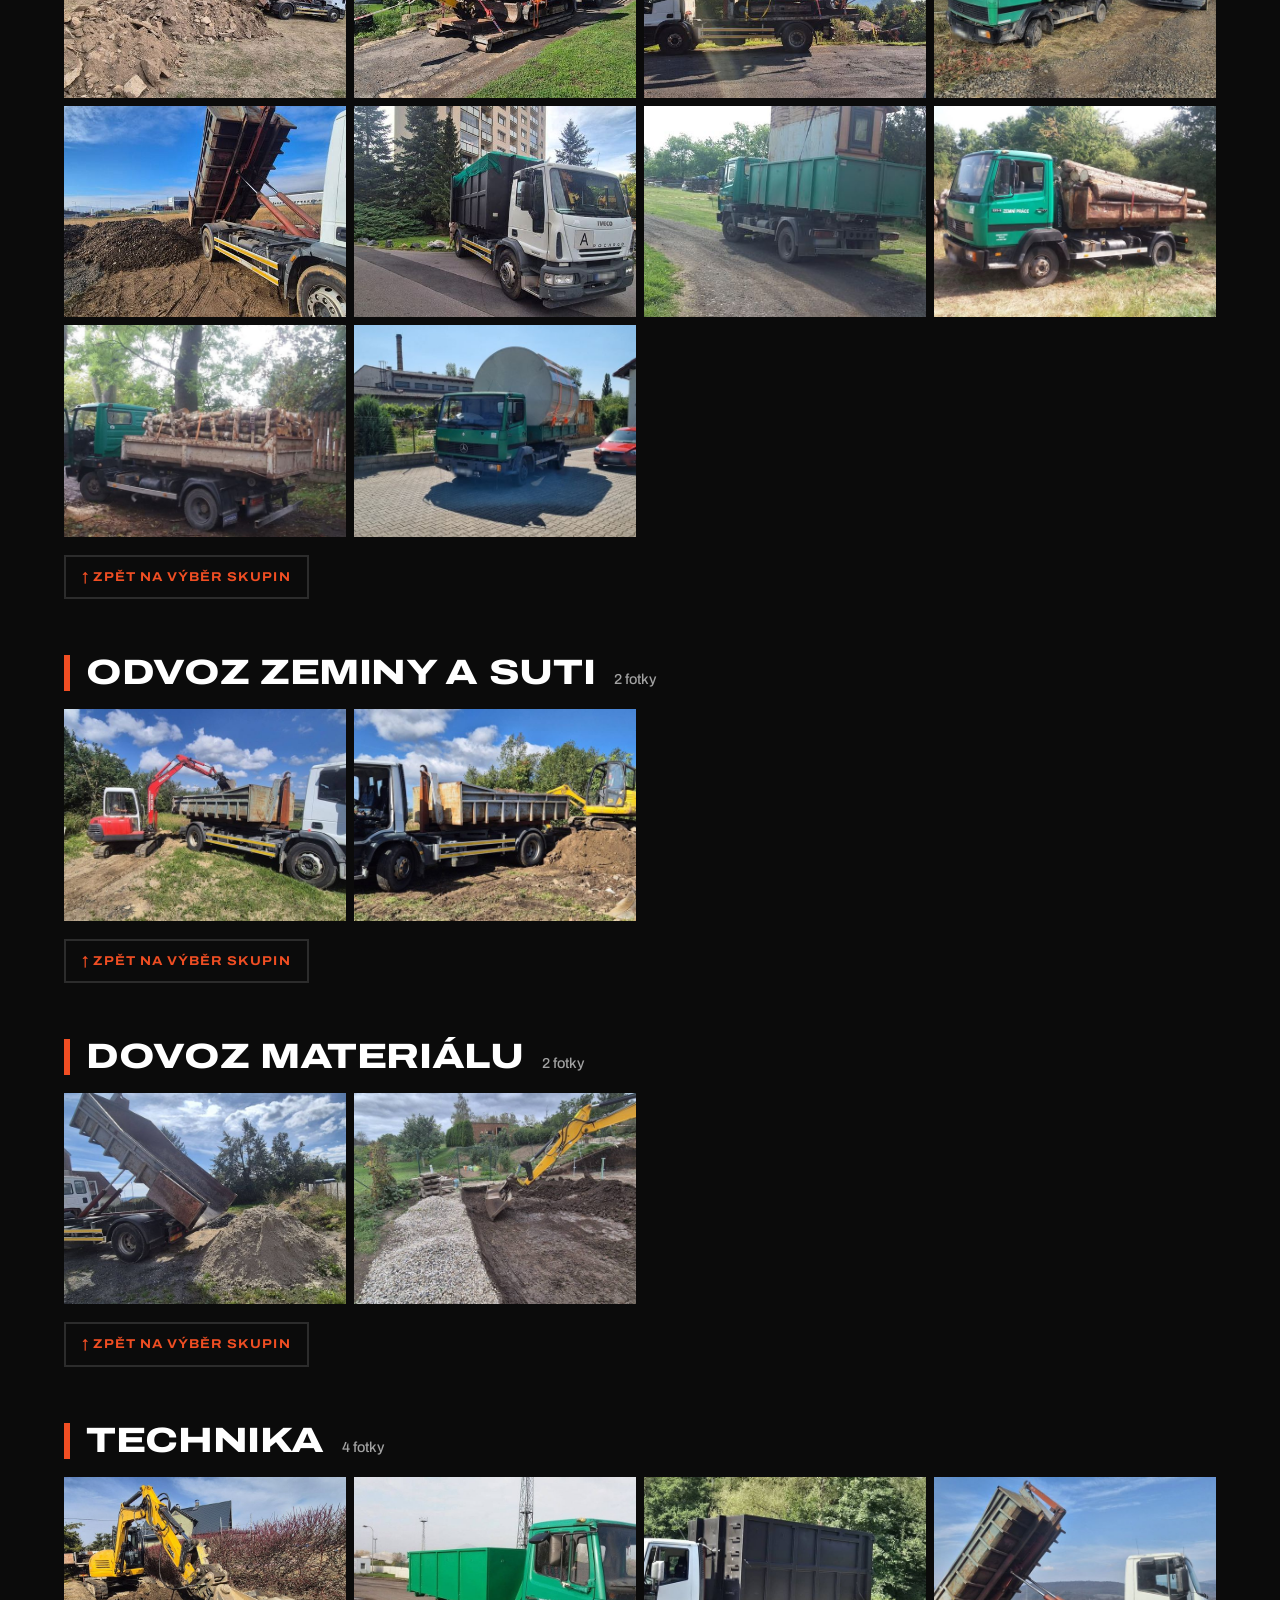
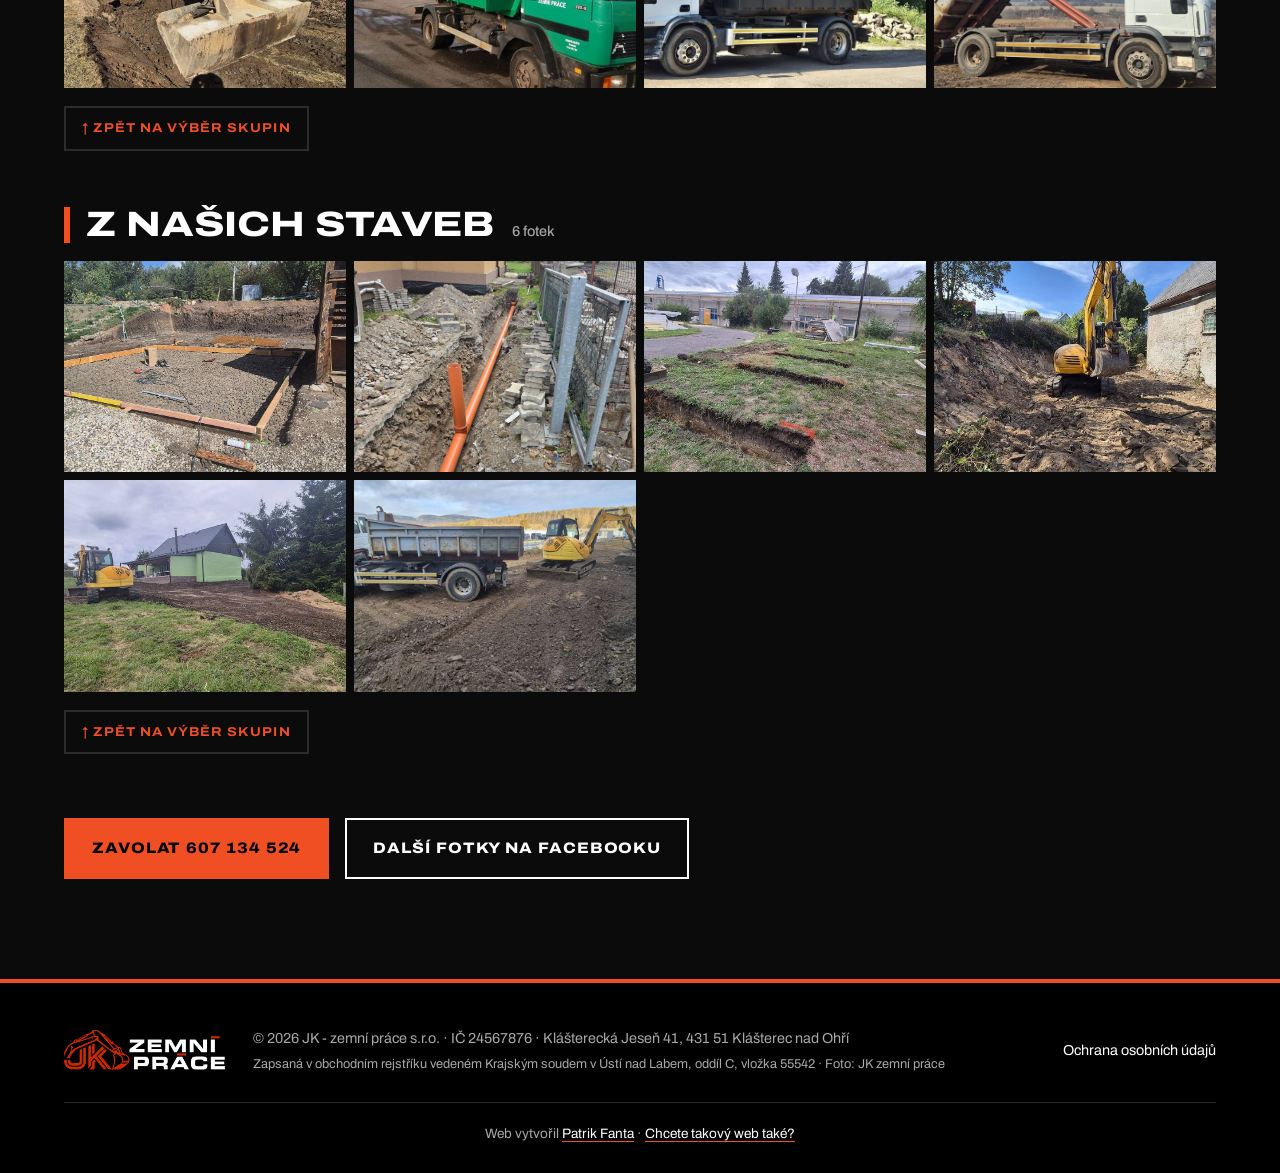
<file: galerie.html>
<!doctype html>
<html lang="cs">
<head>
<meta charset="utf-8">
<meta name="viewport" content="width=device-width, initial-scale=1">
<link rel="canonical" href="https://jkzemniprace.cz/galerie.html">
<title>Galerie | JK zemní práce</title>
<meta name="description" content="Fotky z práce JK zemní práce: výkopy, terénní úpravy, přípojky, základové desky, kontejnery a technika. Klášterec nad Ohří a okolí.">
<link rel="icon" href="img/logo.png">
<link rel="stylesheet" href="css/fonts-logo.css?v=1">
<link rel="stylesheet" href="css/logo.css?v=10">
<link rel="stylesheet" href="css/dark.css?v=11">
<link rel="stylesheet" href="css/galerie.css?v=3">
</head>
<body>

<header>
  <div class="wrap nav">
    <a href="./" class="logo" aria-label="JK zemní práce – úvod"><img src="img/logo-jk-dark.png?v=1" alt="JK zemní práce" width="185" height="46"></a>
    <button class="burger" aria-label="Menu" aria-expanded="false"><span></span><span></span><span></span></button>
    <ul class="menu">
      <li><a href="./#sluzby">Služby</a></li>
      <li><a href="./#kontejnery">Kontejnery</a></li>
      <li><a href="./#technika">Technika</a></li>
      <li><a href="./#realizace">Realizace</a></li>
      <li><a href="galerie.html" aria-current="page">Galerie</a></li>
      <li><a href="./#o-nas">O nás</a></li>
      <li><a href="./#kontakt">Kontakt</a></li>
      <li><a href="tel:+420607134524" class="btn btn-or">607 134 524</a></li>
    </ul>
  </div>
</header>

<main class="gallery-page">
  <div class="wrap">
    <div class="kicker">Galerie</div>
    <h1>Fotky z naší práce</h1>
    <p class="legal-lead">Výkopy, terénní úpravy, přípojky, stavební práce, kontejnery i technika. Fotku zvětšíte kliknutím.</p>
    <nav class="gal-nav" id="skupiny" aria-label="Skupiny fotek">
      <a href="#vykopy">Výkopové práce</a>
      <a href="#teren">Terénní úpravy</a>
      <a href="#prijezdova-cesta">Úprava příjezdové cesty</a>
      <a href="#demolice">Demolice a odvoz suti</a>
      <a href="#pripojky">Kanalizační přípojky</a>
      <a href="#stavebni">Základové desky</a>
      <a href="#operne-zdi">Opěrné zdi</a>
      <a href="#kontejnery">Kontejnery</a>
      <a href="#odvoz">Odvoz zeminy a suti</a>
      <a href="#dovoz">Dovoz materiálu</a>
      <a href="#technika">Technika</a>
      <a href="#realizace">Z našich staveb</a>
    </nav>
    <section class="gal-group" id="vykopy" aria-labelledby="vykopy-h">
      <h2 id="vykopy-h">Výkopové práce <span>52 fotek</span></h2>
      <div class="gal-grid">
        <button type="button" class="gal-item" data-full="img/svc-vykopy.jpg?v=1" aria-label="Zvětšit: Bagr při výkopu"><img src="img/svc-vykopy.jpg?v=1" alt="Bagr při výkopu" loading="lazy"></button>
        <button type="button" class="gal-item" data-full="img/svc-vykopy-2.jpg?v=1" aria-label="Zvětšit: Pásový bagr JCB při výkopu u svahu"><img src="img/svc-vykopy-2.jpg?v=1" alt="Pásový bagr JCB při výkopu u svahu" loading="lazy"></button>
        <button type="button" class="gal-item" data-full="img/svc-vykopy-3.jpg?v=1" aria-label="Zvětšit: Lžíce bagru při výkopu u plotu"><img src="img/svc-vykopy-3.jpg?v=1" alt="Lžíce bagru při výkopu u plotu" loading="lazy"></button>
        <button type="button" class="gal-item" data-full="img/hero.jpg?v=5" aria-label="Zvětšit: Bagr JCB v hlubokém výkopu"><img src="img/hero.jpg?v=5" alt="Bagr JCB v hlubokém výkopu" loading="lazy"></button>
        <button type="button" class="gal-item" data-full="img/gal/wa-3-01.jpg?v=1" aria-label="Zvětšit: Výkopové práce, fotka 1"><img src="img/gal/t/wa-3-01.jpg?v=1" alt="Výkopové práce, fotka 1" loading="lazy"></button>
        <button type="button" class="gal-item" data-full="img/gal/wa-3-02.jpg?v=1" aria-label="Zvětšit: Výkopové práce, fotka 2"><img src="img/gal/t/wa-3-02.jpg?v=1" alt="Výkopové práce, fotka 2" loading="lazy"></button>
        <button type="button" class="gal-item" data-full="img/gal/wa-3-03.jpg?v=1" aria-label="Zvětšit: Výkopové práce, fotka 3"><img src="img/gal/t/wa-3-03.jpg?v=1" alt="Výkopové práce, fotka 3" loading="lazy"></button>
        <button type="button" class="gal-item" data-full="img/gal/wa-3-04.jpg?v=1" aria-label="Zvětšit: Výkopové práce, fotka 4"><img src="img/gal/t/wa-3-04.jpg?v=1" alt="Výkopové práce, fotka 4" loading="lazy"></button>
        <button type="button" class="gal-item" data-full="img/gal/wa-3-05.jpg?v=1" aria-label="Zvětšit: Výkopové práce, fotka 5"><img src="img/gal/t/wa-3-05.jpg?v=1" alt="Výkopové práce, fotka 5" loading="lazy"></button>
        <button type="button" class="gal-item" data-full="img/gal/wa-3-06.jpg?v=1" aria-label="Zvětšit: Výkopové práce, fotka 6"><img src="img/gal/t/wa-3-06.jpg?v=1" alt="Výkopové práce, fotka 6" loading="lazy"></button>
        <button type="button" class="gal-item" data-full="img/gal/wa-3-07.jpg?v=1" aria-label="Zvětšit: Výkopové práce, fotka 7"><img src="img/gal/t/wa-3-07.jpg?v=1" alt="Výkopové práce, fotka 7" loading="lazy"></button>
        <button type="button" class="gal-item" data-full="img/gal/wa-3-08.jpg?v=1" aria-label="Zvětšit: Výkopové práce, fotka 8"><img src="img/gal/t/wa-3-08.jpg?v=1" alt="Výkopové práce, fotka 8" loading="lazy"></button>
        <button type="button" class="gal-item" data-full="img/gal/wa-3-09.jpg?v=1" aria-label="Zvětšit: Výkopové práce, fotka 9"><img src="img/gal/t/wa-3-09.jpg?v=1" alt="Výkopové práce, fotka 9" loading="lazy"></button>
        <button type="button" class="gal-item" data-full="img/gal/wa-3-10.jpg?v=1" aria-label="Zvětšit: Výkopové práce, fotka 10"><img src="img/gal/t/wa-3-10.jpg?v=1" alt="Výkopové práce, fotka 10" loading="lazy"></button>
        <button type="button" class="gal-item" data-full="img/gal/wa-3-11.jpg?v=1" aria-label="Zvětšit: Výkopové práce, fotka 11"><img src="img/gal/t/wa-3-11.jpg?v=1" alt="Výkopové práce, fotka 11" loading="lazy"></button>
        <button type="button" class="gal-item" data-full="img/gal/wa-3-12.jpg?v=1" aria-label="Zvětšit: Výkopové práce, fotka 12"><img src="img/gal/t/wa-3-12.jpg?v=1" alt="Výkopové práce, fotka 12" loading="lazy"></button>
        <button type="button" class="gal-item" data-full="img/gal/wa-3-13.jpg?v=1" aria-label="Zvětšit: Výkopové práce, fotka 13"><img src="img/gal/t/wa-3-13.jpg?v=1" alt="Výkopové práce, fotka 13" loading="lazy"></button>
        <button type="button" class="gal-item" data-full="img/gal/wa-3-14.jpg?v=1" aria-label="Zvětšit: Výkopové práce, fotka 14"><img src="img/gal/t/wa-3-14.jpg?v=1" alt="Výkopové práce, fotka 14" loading="lazy"></button>
        <button type="button" class="gal-item" data-full="img/gal/wa-3-15.jpg?v=1" aria-label="Zvětšit: Výkopové práce, fotka 15"><img src="img/gal/t/wa-3-15.jpg?v=1" alt="Výkopové práce, fotka 15" loading="lazy"></button>
        <button type="button" class="gal-item" data-full="img/gal/wa-3-16.jpg?v=1" aria-label="Zvětšit: Výkopové práce, fotka 16"><img src="img/gal/t/wa-3-16.jpg?v=1" alt="Výkopové práce, fotka 16" loading="lazy"></button>
        <button type="button" class="gal-item" data-full="img/gal/wa-3-17.jpg?v=1" aria-label="Zvětšit: Výkopové práce, fotka 17"><img src="img/gal/t/wa-3-17.jpg?v=1" alt="Výkopové práce, fotka 17" loading="lazy"></button>
        <button type="button" class="gal-item" data-full="img/gal/wa-3-18.jpg?v=1" aria-label="Zvětšit: Výkopové práce, fotka 18"><img src="img/gal/t/wa-3-18.jpg?v=1" alt="Výkopové práce, fotka 18" loading="lazy"></button>
        <button type="button" class="gal-item" data-full="img/gal/wa-3-19.jpg?v=1" aria-label="Zvětšit: Výkopové práce, fotka 19"><img src="img/gal/t/wa-3-19.jpg?v=1" alt="Výkopové práce, fotka 19" loading="lazy"></button>
        <button type="button" class="gal-item" data-full="img/gal/wa-3-20.jpg?v=1" aria-label="Zvětšit: Výkopové práce, fotka 20"><img src="img/gal/t/wa-3-20.jpg?v=1" alt="Výkopové práce, fotka 20" loading="lazy"></button>
        <button type="button" class="gal-item" data-full="img/gal/wa-3-21.jpg?v=1" aria-label="Zvětšit: Výkopové práce, fotka 21"><img src="img/gal/t/wa-3-21.jpg?v=1" alt="Výkopové práce, fotka 21" loading="lazy"></button>
        <button type="button" class="gal-item" data-full="img/gal/wa-3-22.jpg?v=1" aria-label="Zvětšit: Výkopové práce, fotka 22"><img src="img/gal/t/wa-3-22.jpg?v=1" alt="Výkopové práce, fotka 22" loading="lazy"></button>
        <button type="button" class="gal-item" data-full="img/gal/wa-3-23.jpg?v=1" aria-label="Zvětšit: Výkopové práce, fotka 23"><img src="img/gal/t/wa-3-23.jpg?v=1" alt="Výkopové práce, fotka 23" loading="lazy"></button>
        <button type="button" class="gal-item" data-full="img/gal/wa-3-24.jpg?v=1" aria-label="Zvětšit: Výkopové práce, fotka 24"><img src="img/gal/t/wa-3-24.jpg?v=1" alt="Výkopové práce, fotka 24" loading="lazy"></button>
        <button type="button" class="gal-item" data-full="img/gal/wa-3-25.jpg?v=1" aria-label="Zvětšit: Výkopové práce, fotka 25"><img src="img/gal/t/wa-3-25.jpg?v=1" alt="Výkopové práce, fotka 25" loading="lazy"></button>
        <button type="button" class="gal-item" data-full="img/gal/wa-3-26.jpg?v=1" aria-label="Zvětšit: Výkopové práce, fotka 26"><img src="img/gal/t/wa-3-26.jpg?v=1" alt="Výkopové práce, fotka 26" loading="lazy"></button>
        <button type="button" class="gal-item" data-full="img/gal/wa-3-27.jpg?v=1" aria-label="Zvětšit: Výkopové práce, fotka 27"><img src="img/gal/t/wa-3-27.jpg?v=1" alt="Výkopové práce, fotka 27" loading="lazy"></button>
        <button type="button" class="gal-item" data-full="img/gal/wa-3-28.jpg?v=1" aria-label="Zvětšit: Výkopové práce, fotka 28"><img src="img/gal/t/wa-3-28.jpg?v=1" alt="Výkopové práce, fotka 28" loading="lazy"></button>
        <button type="button" class="gal-item" data-full="img/gal/wa-3-29.jpg?v=1" aria-label="Zvětšit: Výkopové práce, fotka 29"><img src="img/gal/t/wa-3-29.jpg?v=1" alt="Výkopové práce, fotka 29" loading="lazy"></button>
        <button type="button" class="gal-item" data-full="img/gal/wa-3-30.jpg?v=1" aria-label="Zvětšit: Výkopové práce, fotka 30"><img src="img/gal/t/wa-3-30.jpg?v=1" alt="Výkopové práce, fotka 30" loading="lazy"></button>
        <button type="button" class="gal-item" data-full="img/gal/wa-3-31.jpg?v=1" aria-label="Zvětšit: Výkopové práce, fotka 31"><img src="img/gal/t/wa-3-31.jpg?v=1" alt="Výkopové práce, fotka 31" loading="lazy"></button>
        <button type="button" class="gal-item" data-full="img/gal/wa-3-32.jpg?v=1" aria-label="Zvětšit: Výkopové práce, fotka 32"><img src="img/gal/t/wa-3-32.jpg?v=1" alt="Výkopové práce, fotka 32" loading="lazy"></button>
        <button type="button" class="gal-item" data-full="img/gal/wa-3-33.jpg?v=1" aria-label="Zvětšit: Výkopové práce, fotka 33"><img src="img/gal/t/wa-3-33.jpg?v=1" alt="Výkopové práce, fotka 33" loading="lazy"></button>
        <button type="button" class="gal-item" data-full="img/gal/wa-3-34.jpg?v=1" aria-label="Zvětšit: Výkopové práce, fotka 34"><img src="img/gal/t/wa-3-34.jpg?v=1" alt="Výkopové práce, fotka 34" loading="lazy"></button>
        <button type="button" class="gal-item" data-full="img/gal/wa-3-35.jpg?v=1" aria-label="Zvětšit: Výkopové práce, fotka 35"><img src="img/gal/t/wa-3-35.jpg?v=1" alt="Výkopové práce, fotka 35" loading="lazy"></button>
        <button type="button" class="gal-item" data-full="img/gal/wa-3-36.jpg?v=1" aria-label="Zvětšit: Výkopové práce, fotka 36"><img src="img/gal/t/wa-3-36.jpg?v=1" alt="Výkopové práce, fotka 36" loading="lazy"></button>
        <button type="button" class="gal-item" data-full="img/gal/wa-3-37.jpg?v=1" aria-label="Zvětšit: Výkopové práce, fotka 37"><img src="img/gal/t/wa-3-37.jpg?v=1" alt="Výkopové práce, fotka 37" loading="lazy"></button>
        <button type="button" class="gal-item" data-full="img/gal/wa-3-38.jpg?v=1" aria-label="Zvětšit: Výkopové práce, fotka 38"><img src="img/gal/t/wa-3-38.jpg?v=1" alt="Výkopové práce, fotka 38" loading="lazy"></button>
        <button type="button" class="gal-item" data-full="img/gal/wa-3-39.jpg?v=1" aria-label="Zvětšit: Výkopové práce, fotka 39"><img src="img/gal/t/wa-3-39.jpg?v=1" alt="Výkopové práce, fotka 39" loading="lazy"></button>
        <button type="button" class="gal-item" data-full="img/gal/wa-3-40.jpg?v=1" aria-label="Zvětšit: Výkopové práce, fotka 40"><img src="img/gal/t/wa-3-40.jpg?v=1" alt="Výkopové práce, fotka 40" loading="lazy"></button>
        <button type="button" class="gal-item" data-full="img/gal/wa-3-41.jpg?v=1" aria-label="Zvětšit: Výkopové práce, fotka 41"><img src="img/gal/t/wa-3-41.jpg?v=1" alt="Výkopové práce, fotka 41" loading="lazy"></button>
        <button type="button" class="gal-item" data-full="img/gal/wa-3-42.jpg?v=1" aria-label="Zvětšit: Výkopové práce, fotka 42"><img src="img/gal/t/wa-3-42.jpg?v=1" alt="Výkopové práce, fotka 42" loading="lazy"></button>
        <button type="button" class="gal-item" data-full="img/gal/wa-3-43.jpg?v=1" aria-label="Zvětšit: Výkopové práce, fotka 43"><img src="img/gal/t/wa-3-43.jpg?v=1" alt="Výkopové práce, fotka 43" loading="lazy"></button>
        <button type="button" class="gal-item" data-full="img/gal/wa-3-45.jpg?v=1" aria-label="Zvětšit: Výkopové práce, fotka 44"><img src="img/gal/t/wa-3-45.jpg?v=1" alt="Výkopové práce, fotka 44" loading="lazy"></button>
        <button type="button" class="gal-item" data-full="img/gal/wa-3-46.jpg?v=1" aria-label="Zvětšit: Výkopové práce, fotka 45"><img src="img/gal/t/wa-3-46.jpg?v=1" alt="Výkopové práce, fotka 45" loading="lazy"></button>
        <button type="button" class="gal-item" data-full="img/gal/wa-3-47.jpg?v=1" aria-label="Zvětšit: Výkopové práce, fotka 46"><img src="img/gal/t/wa-3-47.jpg?v=1" alt="Výkopové práce, fotka 46" loading="lazy"></button>
        <button type="button" class="gal-item" data-full="img/gal/wa-3-48.jpg?v=1" aria-label="Zvětšit: Výkopové práce, fotka 47"><img src="img/gal/t/wa-3-48.jpg?v=1" alt="Výkopové práce, fotka 47" loading="lazy"></button>
        <button type="button" class="gal-item" data-full="img/gal/wa-3-49.jpg?v=1" aria-label="Zvětšit: Výkopové práce, fotka 48"><img src="img/gal/t/wa-3-49.jpg?v=1" alt="Výkopové práce, fotka 48" loading="lazy"></button>
      </div>
      <a class="gal-top" href="#skupiny">↑ Zpět na výběr skupin</a>
    </section>
    <section class="gal-group" id="teren" aria-labelledby="teren-h">
      <h2 id="teren-h">Terénní úpravy <span>3 fotky</span></h2>
      <div class="gal-grid">
        <button type="button" class="gal-item" data-full="img/svc-teren.jpg?v=1" aria-label="Zvětšit: Srovnaný terén"><img src="img/svc-teren.jpg?v=1" alt="Srovnaný terén" loading="lazy"></button>
        <button type="button" class="gal-item" data-full="img/svc-teren-2.jpg?v=1" aria-label="Zvětšit: Srovnaný pozemek po terénních úpravách"><img src="img/svc-teren-2.jpg?v=1" alt="Srovnaný pozemek po terénních úpravách" loading="lazy"></button>
        <button type="button" class="gal-item" data-full="img/svc-teren-3.jpg?v=1" aria-label="Zvětšit: Bagr při úpravě pozemku u domu"><img src="img/svc-teren-3.jpg?v=1" alt="Bagr při úpravě pozemku u domu" loading="lazy"></button>
      </div>
      <a class="gal-top" href="#skupiny">↑ Zpět na výběr skupin</a>
    </section>
    <section class="gal-group" id="prijezdova-cesta" aria-labelledby="prijezdova-cesta-h">
      <h2 id="prijezdova-cesta-h">Úprava příjezdové cesty <span>7 fotek</span></h2>
      <div class="gal-grid">
        <button type="button" class="gal-item" data-full="img/gal/wa-1-01.jpg?v=1" aria-label="Zvětšit: Úprava příjezdové cesty, fotka 1"><img src="img/gal/t/wa-1-01.jpg?v=1" alt="Úprava příjezdové cesty, fotka 1" loading="lazy"></button>
        <button type="button" class="gal-item" data-full="img/gal/wa-1-02.jpg?v=1" aria-label="Zvětšit: Úprava příjezdové cesty, fotka 2"><img src="img/gal/t/wa-1-02.jpg?v=1" alt="Úprava příjezdové cesty, fotka 2" loading="lazy"></button>
        <button type="button" class="gal-item" data-full="img/gal/wa-1-03.jpg?v=1" aria-label="Zvětšit: Úprava příjezdové cesty, fotka 3"><img src="img/gal/t/wa-1-03.jpg?v=1" alt="Úprava příjezdové cesty, fotka 3" loading="lazy"></button>
        <button type="button" class="gal-item" data-full="img/gal/wa-1-04.jpg?v=1" aria-label="Zvětšit: Úprava příjezdové cesty, fotka 4"><img src="img/gal/t/wa-1-04.jpg?v=1" alt="Úprava příjezdové cesty, fotka 4" loading="lazy"></button>
        <button type="button" class="gal-item" data-full="img/gal/wa-1-05.jpg?v=1" aria-label="Zvětšit: Úprava příjezdové cesty, fotka 5"><img src="img/gal/t/wa-1-05.jpg?v=1" alt="Úprava příjezdové cesty, fotka 5" loading="lazy"></button>
        <button type="button" class="gal-item" data-full="img/gal/wa-1-06.jpg?v=1" aria-label="Zvětšit: Úprava příjezdové cesty, fotka 6"><img src="img/gal/t/wa-1-06.jpg?v=1" alt="Úprava příjezdové cesty, fotka 6" loading="lazy"></button>
        <button type="button" class="gal-item" data-full="img/gal/wa-1-07.jpg?v=1" aria-label="Zvětšit: Úprava příjezdové cesty, fotka 7"><img src="img/gal/t/wa-1-07.jpg?v=1" alt="Úprava příjezdové cesty, fotka 7" loading="lazy"></button>
      </div>
      <a class="gal-top" href="#skupiny">↑ Zpět na výběr skupin</a>
    </section>
    <section class="gal-group" id="demolice" aria-labelledby="demolice-h">
      <h2 id="demolice-h">Demolice a odvoz suti <span>5 fotek</span></h2>
      <div class="gal-grid">
        <button type="button" class="gal-item" data-full="img/gal/wa-2-01.jpg?v=1" aria-label="Zvětšit: Demolice, fotka 1"><img src="img/gal/t/wa-2-01.jpg?v=1" alt="Demolice, fotka 1" loading="lazy"></button>
        <button type="button" class="gal-item" data-full="img/gal/wa-2-02.jpg?v=1" aria-label="Zvětšit: Demolice, fotka 2"><img src="img/gal/t/wa-2-02.jpg?v=1" alt="Demolice, fotka 2" loading="lazy"></button>
        <button type="button" class="gal-item" data-full="img/gal/wa-2-03.jpg?v=1" aria-label="Zvětšit: Demolice, fotka 3"><img src="img/gal/t/wa-2-03.jpg?v=1" alt="Demolice, fotka 3" loading="lazy"></button>
        <button type="button" class="gal-item" data-full="img/gal/wa-2-04.jpg?v=1" aria-label="Zvětšit: Demolice, fotka 4"><img src="img/gal/t/wa-2-04.jpg?v=1" alt="Demolice, fotka 4" loading="lazy"></button>
        <button type="button" class="gal-item" data-full="img/gal/wa-2-05.jpg?v=1" aria-label="Zvětšit: Demolice, fotka 5"><img src="img/gal/t/wa-2-05.jpg?v=1" alt="Demolice, fotka 5" loading="lazy"></button>
      </div>
      <a class="gal-top" href="#skupiny">↑ Zpět na výběr skupin</a>
    </section>
    <section class="gal-group" id="pripojky" aria-labelledby="pripojky-h">
      <h2 id="pripojky-h">Kanalizační přípojky <span>16 fotek</span></h2>
      <div class="gal-grid">
        <button type="button" class="gal-item" data-full="img/svc-pripojky.jpg?v=1" aria-label="Zvětšit: Výkop pro kanalizační přípojku"><img src="img/svc-pripojky.jpg?v=1" alt="Výkop pro kanalizační přípojku" loading="lazy"></button>
        <button type="button" class="gal-item" data-full="img/svc-pripojky-2.jpg?v=1" aria-label="Zvětšit: Kanalizační potrubí uložené ve výkopu"><img src="img/svc-pripojky-2.jpg?v=1" alt="Kanalizační potrubí uložené ve výkopu" loading="lazy"></button>
        <button type="button" class="gal-item" data-full="img/svc-pripojky-3.jpg?v=1" aria-label="Zvětšit: Přípojka podél domu"><img src="img/svc-pripojky-3.jpg?v=1" alt="Přípojka podél domu" loading="lazy"></button>
        <button type="button" class="gal-item" data-full="img/gal/wa-6-01.jpg?v=1" aria-label="Zvětšit: Kanalizační přípojka, fotka 1"><img src="img/gal/t/wa-6-01.jpg?v=1" alt="Kanalizační přípojka, fotka 1" loading="lazy"></button>
        <button type="button" class="gal-item" data-full="img/gal/wa-6-02.jpg?v=1" aria-label="Zvětšit: Kanalizační přípojka, fotka 2"><img src="img/gal/t/wa-6-02.jpg?v=1" alt="Kanalizační přípojka, fotka 2" loading="lazy"></button>
        <button type="button" class="gal-item" data-full="img/gal/wa-6-03.jpg?v=1" aria-label="Zvětšit: Kanalizační přípojka, fotka 3"><img src="img/gal/t/wa-6-03.jpg?v=1" alt="Kanalizační přípojka, fotka 3" loading="lazy"></button>
        <button type="button" class="gal-item" data-full="img/gal/wa-6-04.jpg?v=1" aria-label="Zvětšit: Kanalizační přípojka, fotka 4"><img src="img/gal/t/wa-6-04.jpg?v=1" alt="Kanalizační přípojka, fotka 4" loading="lazy"></button>
        <button type="button" class="gal-item" data-full="img/gal/wa-6-05.jpg?v=1" aria-label="Zvětšit: Kanalizační přípojka, fotka 5"><img src="img/gal/t/wa-6-05.jpg?v=1" alt="Kanalizační přípojka, fotka 5" loading="lazy"></button>
        <button type="button" class="gal-item" data-full="img/gal/wa-6-06.jpg?v=1" aria-label="Zvětšit: Kanalizační přípojka, fotka 6"><img src="img/gal/t/wa-6-06.jpg?v=1" alt="Kanalizační přípojka, fotka 6" loading="lazy"></button>
        <button type="button" class="gal-item" data-full="img/gal/wa-6-07.jpg?v=1" aria-label="Zvětšit: Kanalizační přípojka, fotka 7"><img src="img/gal/t/wa-6-07.jpg?v=1" alt="Kanalizační přípojka, fotka 7" loading="lazy"></button>
        <button type="button" class="gal-item" data-full="img/gal/wa-6-08.jpg?v=1" aria-label="Zvětšit: Kanalizační přípojka, fotka 8"><img src="img/gal/t/wa-6-08.jpg?v=1" alt="Kanalizační přípojka, fotka 8" loading="lazy"></button>
        <button type="button" class="gal-item" data-full="img/gal/wa-6-09.jpg?v=1" aria-label="Zvětšit: Kanalizační přípojka, fotka 9"><img src="img/gal/t/wa-6-09.jpg?v=1" alt="Kanalizační přípojka, fotka 9" loading="lazy"></button>
        <button type="button" class="gal-item" data-full="img/gal/wa-6-10.jpg?v=1" aria-label="Zvětšit: Kanalizační přípojka, fotka 10"><img src="img/gal/t/wa-6-10.jpg?v=1" alt="Kanalizační přípojka, fotka 10" loading="lazy"></button>
        <button type="button" class="gal-item" data-full="img/gal/wa-6-11.jpg?v=1" aria-label="Zvětšit: Kanalizační přípojka, fotka 11"><img src="img/gal/t/wa-6-11.jpg?v=1" alt="Kanalizační přípojka, fotka 11" loading="lazy"></button>
        <button type="button" class="gal-item" data-full="img/gal/wa-6-12.jpg?v=1" aria-label="Zvětšit: Kanalizační přípojka, fotka 12"><img src="img/gal/t/wa-6-12.jpg?v=1" alt="Kanalizační přípojka, fotka 12" loading="lazy"></button>
        <button type="button" class="gal-item" data-full="img/gal/wa-6-13.jpg?v=1" aria-label="Zvětšit: Kanalizační přípojka, fotka 13"><img src="img/gal/t/wa-6-13.jpg?v=1" alt="Kanalizační přípojka, fotka 13" loading="lazy"></button>
      </div>
      <a class="gal-top" href="#skupiny">↑ Zpět na výběr skupin</a>
    </section>
    <section class="gal-group" id="stavebni" aria-labelledby="stavebni-h">
      <h2 id="stavebni-h">Základové desky <span>10 fotek</span></h2>
      <div class="gal-grid">
        <button type="button" class="gal-item" data-full="img/svc-stavebni.jpg?v=1" aria-label="Zvětšit: Čerstvě vybetonovaná základová deska"><img src="img/svc-stavebni.jpg?v=1" alt="Čerstvě vybetonovaná základová deska" loading="lazy"></button>
        <button type="button" class="gal-item" data-full="img/gal/wa-4-01.jpg?v=1" aria-label="Zvětšit: Základová deska pro zahradní domek, fotka 1"><img src="img/gal/t/wa-4-01.jpg?v=1" alt="Základová deska pro zahradní domek, fotka 1" loading="lazy"></button>
        <button type="button" class="gal-item" data-full="img/gal/wa-4-02.jpg?v=1" aria-label="Zvětšit: Základová deska pro zahradní domek, fotka 2"><img src="img/gal/t/wa-4-02.jpg?v=1" alt="Základová deska pro zahradní domek, fotka 2" loading="lazy"></button>
        <button type="button" class="gal-item" data-full="img/gal/wa-4-03.jpg?v=1" aria-label="Zvětšit: Základová deska pro zahradní domek, fotka 3"><img src="img/gal/t/wa-4-03.jpg?v=1" alt="Základová deska pro zahradní domek, fotka 3" loading="lazy"></button>
        <button type="button" class="gal-item" data-full="img/gal/wa-4-04.jpg?v=1" aria-label="Zvětšit: Základová deska pro zahradní domek, fotka 4"><img src="img/gal/t/wa-4-04.jpg?v=1" alt="Základová deska pro zahradní domek, fotka 4" loading="lazy"></button>
        <button type="button" class="gal-item" data-full="img/gal/wa-4-05.jpg?v=1" aria-label="Zvětšit: Základová deska pro zahradní domek, fotka 5"><img src="img/gal/t/wa-4-05.jpg?v=1" alt="Základová deska pro zahradní domek, fotka 5" loading="lazy"></button>
        <button type="button" class="gal-item" data-full="img/gal/wa-4-06.jpg?v=1" aria-label="Zvětšit: Základová deska pro zahradní domek, fotka 6"><img src="img/gal/t/wa-4-06.jpg?v=1" alt="Základová deska pro zahradní domek, fotka 6" loading="lazy"></button>
        <button type="button" class="gal-item" data-full="img/gal/wa-4-07.jpg?v=1" aria-label="Zvětšit: Základová deska pro zahradní domek, fotka 7"><img src="img/gal/t/wa-4-07.jpg?v=1" alt="Základová deska pro zahradní domek, fotka 7" loading="lazy"></button>
        <button type="button" class="gal-item" data-full="img/gal/wa-4-08.jpg?v=1" aria-label="Zvětšit: Základová deska pro zahradní domek, fotka 8"><img src="img/gal/t/wa-4-08.jpg?v=1" alt="Základová deska pro zahradní domek, fotka 8" loading="lazy"></button>
        <button type="button" class="gal-item" data-full="img/gal/wa-4-09.jpg?v=1" aria-label="Zvětšit: Základová deska pro zahradní domek, fotka 9"><img src="img/gal/t/wa-4-09.jpg?v=1" alt="Základová deska pro zahradní domek, fotka 9" loading="lazy"></button>
      </div>
      <a class="gal-top" href="#skupiny">↑ Zpět na výběr skupin</a>
    </section>
    <section class="gal-group" id="operne-zdi" aria-labelledby="operne-zdi-h">
      <h2 id="operne-zdi-h">Opěrné zdi <span>7 fotek</span></h2>
      <div class="gal-grid">
        <button type="button" class="gal-item" data-full="img/gal/wa-7-01.jpg?v=1" aria-label="Zvětšit: Opěrná zeď z betonových tvárnic, fotka 1"><img src="img/gal/t/wa-7-01.jpg?v=1" alt="Opěrná zeď z betonových tvárnic, fotka 1" loading="lazy"></button>
        <button type="button" class="gal-item" data-full="img/gal/wa-7-02.jpg?v=1" aria-label="Zvětšit: Opěrná zeď z betonových tvárnic, fotka 2"><img src="img/gal/t/wa-7-02.jpg?v=1" alt="Opěrná zeď z betonových tvárnic, fotka 2" loading="lazy"></button>
        <button type="button" class="gal-item" data-full="img/gal/wa-7-03.jpg?v=1" aria-label="Zvětšit: Opěrná zeď z betonových tvárnic, fotka 3"><img src="img/gal/t/wa-7-03.jpg?v=1" alt="Opěrná zeď z betonových tvárnic, fotka 3" loading="lazy"></button>
        <button type="button" class="gal-item" data-full="img/gal/wa-7-04.jpg?v=1" aria-label="Zvětšit: Opěrná zeď z betonových tvárnic, fotka 4"><img src="img/gal/t/wa-7-04.jpg?v=1" alt="Opěrná zeď z betonových tvárnic, fotka 4" loading="lazy"></button>
        <button type="button" class="gal-item" data-full="img/gal/wa-7-05.jpg?v=1" aria-label="Zvětšit: Opěrná zeď z betonových tvárnic, fotka 5"><img src="img/gal/t/wa-7-05.jpg?v=1" alt="Opěrná zeď z betonových tvárnic, fotka 5" loading="lazy"></button>
        <button type="button" class="gal-item" data-full="img/gal/wa-7-06.jpg?v=1" aria-label="Zvětšit: Opěrná zeď z betonových tvárnic, fotka 6"><img src="img/gal/t/wa-7-06.jpg?v=1" alt="Opěrná zeď z betonových tvárnic, fotka 6" loading="lazy"></button>
        <button type="button" class="gal-item" data-full="img/gal/wa-7-07.jpg?v=1" aria-label="Zvětšit: Opěrná zeď z betonových tvárnic, fotka 7"><img src="img/gal/t/wa-7-07.jpg?v=1" alt="Opěrná zeď z betonových tvárnic, fotka 7" loading="lazy"></button>
      </div>
      <a class="gal-top" href="#skupiny">↑ Zpět na výběr skupin</a>
    </section>
    <section class="gal-group" id="kontejnery" aria-labelledby="kontejnery-h">
      <h2 id="kontejnery-h">Kontejnery <span>14 fotek</span></h2>
      <div class="gal-grid">
        <button type="button" class="gal-item" data-full="img/svc-kontejnery.jpg?v=2" aria-label="Zvětšit: Nosič kontejnerů Mercedes s kontejnerem"><img src="img/svc-kontejnery.jpg?v=2" alt="Nosič kontejnerů Mercedes s kontejnerem" loading="lazy"></button>
        <button type="button" class="gal-item" data-full="img/svc-kontejnery-2.jpg?v=2" aria-label="Zvětšit: Iveco vyklápí kontejner"><img src="img/svc-kontejnery-2.jpg?v=2" alt="Iveco vyklápí kontejner" loading="lazy"></button>
        <button type="button" class="gal-item" data-full="img/svc-kontejnery-3.jpg?v=1" aria-label="Zvětšit: Vyklápění kontejneru u stavby"><img src="img/svc-kontejnery-3.jpg?v=1" alt="Vyklápění kontejneru u stavby" loading="lazy"></button>
        <button type="button" class="gal-item" data-full="img/gal/wa-5-05.jpg?v=1" aria-label="Zvětšit: Kontejnery, plato a nosiče, fotka 1"><img src="img/gal/t/wa-5-05.jpg?v=1" alt="Kontejnery, plato a nosiče, fotka 1" loading="lazy"></button>
        <button type="button" class="gal-item" data-full="img/gal/wa-5-13.jpg?v=1" aria-label="Zvětšit: Kontejnery, plato a nosiče, fotka 2"><img src="img/gal/t/wa-5-13.jpg?v=1" alt="Kontejnery, plato a nosiče, fotka 2" loading="lazy"></button>
        <button type="button" class="gal-item" data-full="img/gal/wa-5-16.jpg?v=1" aria-label="Zvětšit: Kontejnery, plato a nosiče, fotka 3"><img src="img/gal/t/wa-5-16.jpg?v=1" alt="Kontejnery, plato a nosiče, fotka 3" loading="lazy"></button>
        <button type="button" class="gal-item" data-full="img/gal/wa-5-19.jpg?v=1" aria-label="Zvětšit: Kontejnery, plato a nosiče, fotka 4"><img src="img/gal/t/wa-5-19.jpg?v=1" alt="Kontejnery, plato a nosiče, fotka 4" loading="lazy"></button>
        <button type="button" class="gal-item" data-full="img/gal/wa-5-22.jpg?v=1" aria-label="Zvětšit: Kontejnery, plato a nosiče, fotka 5"><img src="img/gal/t/wa-5-22.jpg?v=1" alt="Kontejnery, plato a nosiče, fotka 5" loading="lazy"></button>
        <button type="button" class="gal-item" data-full="img/gal/wa-5-23.jpg?v=1" aria-label="Zvětšit: Kontejnery, plato a nosiče, fotka 6"><img src="img/gal/t/wa-5-23.jpg?v=1" alt="Kontejnery, plato a nosiče, fotka 6" loading="lazy"></button>
        <button type="button" class="gal-item" data-full="img/gal/wa-5-24.jpg?v=1" aria-label="Zvětšit: Kontejnery, plato a nosiče, fotka 7"><img src="img/gal/t/wa-5-24.jpg?v=1" alt="Kontejnery, plato a nosiče, fotka 7" loading="lazy"></button>
        <button type="button" class="gal-item" data-full="img/gal/wa-5-25.jpg?v=1" aria-label="Zvětšit: Kontejnery, plato a nosiče, fotka 8"><img src="img/gal/t/wa-5-25.jpg?v=1" alt="Kontejnery, plato a nosiče, fotka 8" loading="lazy"></button>
        <button type="button" class="gal-item" data-full="img/gal/wa-5-26.jpg?v=1" aria-label="Zvětšit: Kontejnery, plato a nosiče, fotka 9"><img src="img/gal/t/wa-5-26.jpg?v=1" alt="Kontejnery, plato a nosiče, fotka 9" loading="lazy"></button>
        <button type="button" class="gal-item" data-full="img/gal/wa-5-27.jpg?v=1" aria-label="Zvětšit: Kontejnery, plato a nosiče, fotka 10"><img src="img/gal/t/wa-5-27.jpg?v=1" alt="Kontejnery, plato a nosiče, fotka 10" loading="lazy"></button>
        <button type="button" class="gal-item" data-full="img/gal/wa-5-28.jpg?v=1" aria-label="Zvětšit: Kontejnery, plato a nosiče, fotka 11"><img src="img/gal/t/wa-5-28.jpg?v=1" alt="Kontejnery, plato a nosiče, fotka 11" loading="lazy"></button>
      </div>
      <a class="gal-top" href="#skupiny">↑ Zpět na výběr skupin</a>
    </section>
    <section class="gal-group" id="odvoz" aria-labelledby="odvoz-h">
      <h2 id="odvoz-h">Odvoz zeminy a suti <span>2 fotky</span></h2>
      <div class="gal-grid">
        <button type="button" class="gal-item" data-full="img/svc-odvoz.jpg?v=1" aria-label="Zvětšit: Nakládání zeminy"><img src="img/svc-odvoz.jpg?v=1" alt="Nakládání zeminy" loading="lazy"></button>
        <button type="button" class="gal-item" data-full="img/svc-odvoz-3.jpg?v=1" aria-label="Zvětšit: Bagr a nákladní auto s kontejnerem"><img src="img/svc-odvoz-3.jpg?v=1" alt="Bagr a nákladní auto s kontejnerem" loading="lazy"></button>
      </div>
      <a class="gal-top" href="#skupiny">↑ Zpět na výběr skupin</a>
    </section>
    <section class="gal-group" id="dovoz" aria-labelledby="dovoz-h">
      <h2 id="dovoz-h">Dovoz materiálu <span>2 fotky</span></h2>
      <div class="gal-grid">
        <button type="button" class="gal-item" data-full="img/svc-dovoz.jpg?v=1" aria-label="Zvětšit: Vyklápění kontejneru"><img src="img/svc-dovoz.jpg?v=1" alt="Vyklápění kontejneru" loading="lazy"></button>
        <button type="button" class="gal-item" data-full="img/svc-dovoz-3.jpg?v=1" aria-label="Zvětšit: Navezený štěrk a bagr na zahradě"><img src="img/svc-dovoz-3.jpg?v=1" alt="Navezený štěrk a bagr na zahradě" loading="lazy"></button>
      </div>
      <a class="gal-top" href="#skupiny">↑ Zpět na výběr skupin</a>
    </section>
    <section class="gal-group" id="technika" aria-labelledby="technika-h">
      <h2 id="technika-h">Technika <span>4 fotky</span></h2>
      <div class="gal-grid">
        <button type="button" class="gal-item" data-full="img/tech-1.jpg?v=1" aria-label="Zvětšit: Žlutý pásový bagr"><img src="img/tech-1.jpg?v=1" alt="Žlutý pásový bagr" loading="lazy"></button>
        <button type="button" class="gal-item" data-full="img/tech-2.jpg?v=2" aria-label="Zvětšit: Zelený nosič kontejnerů Mercedes"><img src="img/tech-2.jpg?v=2" alt="Zelený nosič kontejnerů Mercedes" loading="lazy"></button>
        <button type="button" class="gal-item" data-full="img/tech-3.jpg?v=2" aria-label="Zvětšit: Nosič kontejnerů Iveco"><img src="img/tech-3.jpg?v=2" alt="Nosič kontejnerů Iveco" loading="lazy"></button>
        <button type="button" class="gal-item" data-full="img/tech-4.jpg?v=1" aria-label="Zvětšit: Iveco vyklápí kontejner"><img src="img/tech-4.jpg?v=1" alt="Iveco vyklápí kontejner" loading="lazy"></button>
      </div>
      <a class="gal-top" href="#skupiny">↑ Zpět na výběr skupin</a>
    </section>
    <section class="gal-group" id="realizace" aria-labelledby="realizace-h">
      <h2 id="realizace-h">Z našich staveb <span>6 fotek</span></h2>
      <div class="gal-grid">
        <button type="button" class="gal-item" data-full="img/real-1.jpg?v=1" aria-label="Zvětšit: Připravená základová deska"><img src="img/real-1.jpg?v=1" alt="Připravená základová deska" loading="lazy"></button>
        <button type="button" class="gal-item" data-full="img/real-2.jpg?v=1" aria-label="Zvětšit: Kanalizační potrubí ve výkopu"><img src="img/real-2.jpg?v=1" alt="Kanalizační potrubí ve výkopu" loading="lazy"></button>
        <button type="button" class="gal-item" data-full="img/real-3.jpg?v=1" aria-label="Zvětšit: Minibagr na zahradě"><img src="img/real-3.jpg?v=1" alt="Minibagr na zahradě" loading="lazy"></button>
        <button type="button" class="gal-item" data-full="img/real-4.jpg?v=1" aria-label="Zvětšit: Výkop u rodinného domu"><img src="img/real-4.jpg?v=1" alt="Výkop u rodinného domu" loading="lazy"></button>
        <button type="button" class="gal-item" data-full="img/real-5.jpg?v=1" aria-label="Zvětšit: Bagr při terénních úpravách"><img src="img/real-5.jpg?v=1" alt="Bagr při terénních úpravách" loading="lazy"></button>
        <button type="button" class="gal-item" data-full="img/real-6.jpg?v=1" aria-label="Zvětšit: Nosič kontejnerů a bagr u haly"><img src="img/real-6.jpg?v=1" alt="Nosič kontejnerů a bagr u haly" loading="lazy"></button>
      </div>
      <a class="gal-top" href="#skupiny">↑ Zpět na výběr skupin</a>
    </section>
    <div class="cta-row"><a href="tel:+420607134524" class="btn btn-or">Zavolat 607 134 524</a><a href="https://www.facebook.com/profile.php?id=61591578099058" class="btn btn-ink" target="_blank" rel="noopener">Další fotky na Facebooku</a></div>
  </div>
</main>

<dialog class="lightbox" aria-label="Zvětšená fotka">
  <img alt="">
  <p class="lb-cap"></p>
  <button type="button" class="lb-btn lb-close" aria-label="Zavřít">&times;</button>
  <button type="button" class="lb-btn lb-prev" aria-label="Předchozí fotka">&#8249;</button>
  <button type="button" class="lb-btn lb-next" aria-label="Další fotka">&#8250;</button>
</dialog>

<footer>
  <div class="wrap">
    <img src="img/logo-jk-dark.png?v=1" alt="JK zemní práce" loading="lazy">
    <span>© <span id="y"></span> JK - zemní práce s.r.o. · IČ 24567876 · Klášterecká Jeseň 41, 431 51 Klášterec nad Ohří<small>Zapsaná v obchodním rejstříku vedeném Krajským soudem v Ústí nad Labem, oddíl C, vložka 55542 · Foto: JK zemní práce</small></span>
    <a href="ochrana-osobnich-udaju.html">Ochrana osobních údajů</a>
    <p class="made">Web vytvořil <a href="https://patrikfanta.cz/?ref=jk-zemni-prace" target="_blank" rel="noopener">Patrik Fanta</a> · <a href="https://patrikfanta.cz/?ref=jk-zemni-prace" target="_blank" rel="noopener">Chcete takový web také?</a></p>
  </div>
</footer>

<script src="js/galerie.js?v=1"></script>
<!-- Anonymní měření návštěvnosti bez cookies (GoatCounter), skript hostovaný lokálně -->
<script data-goatcounter="https://jkzemniprace.stat.patrikfanta.cz/count" async src="js/count.js"></script>
</body>
</html>
</file>
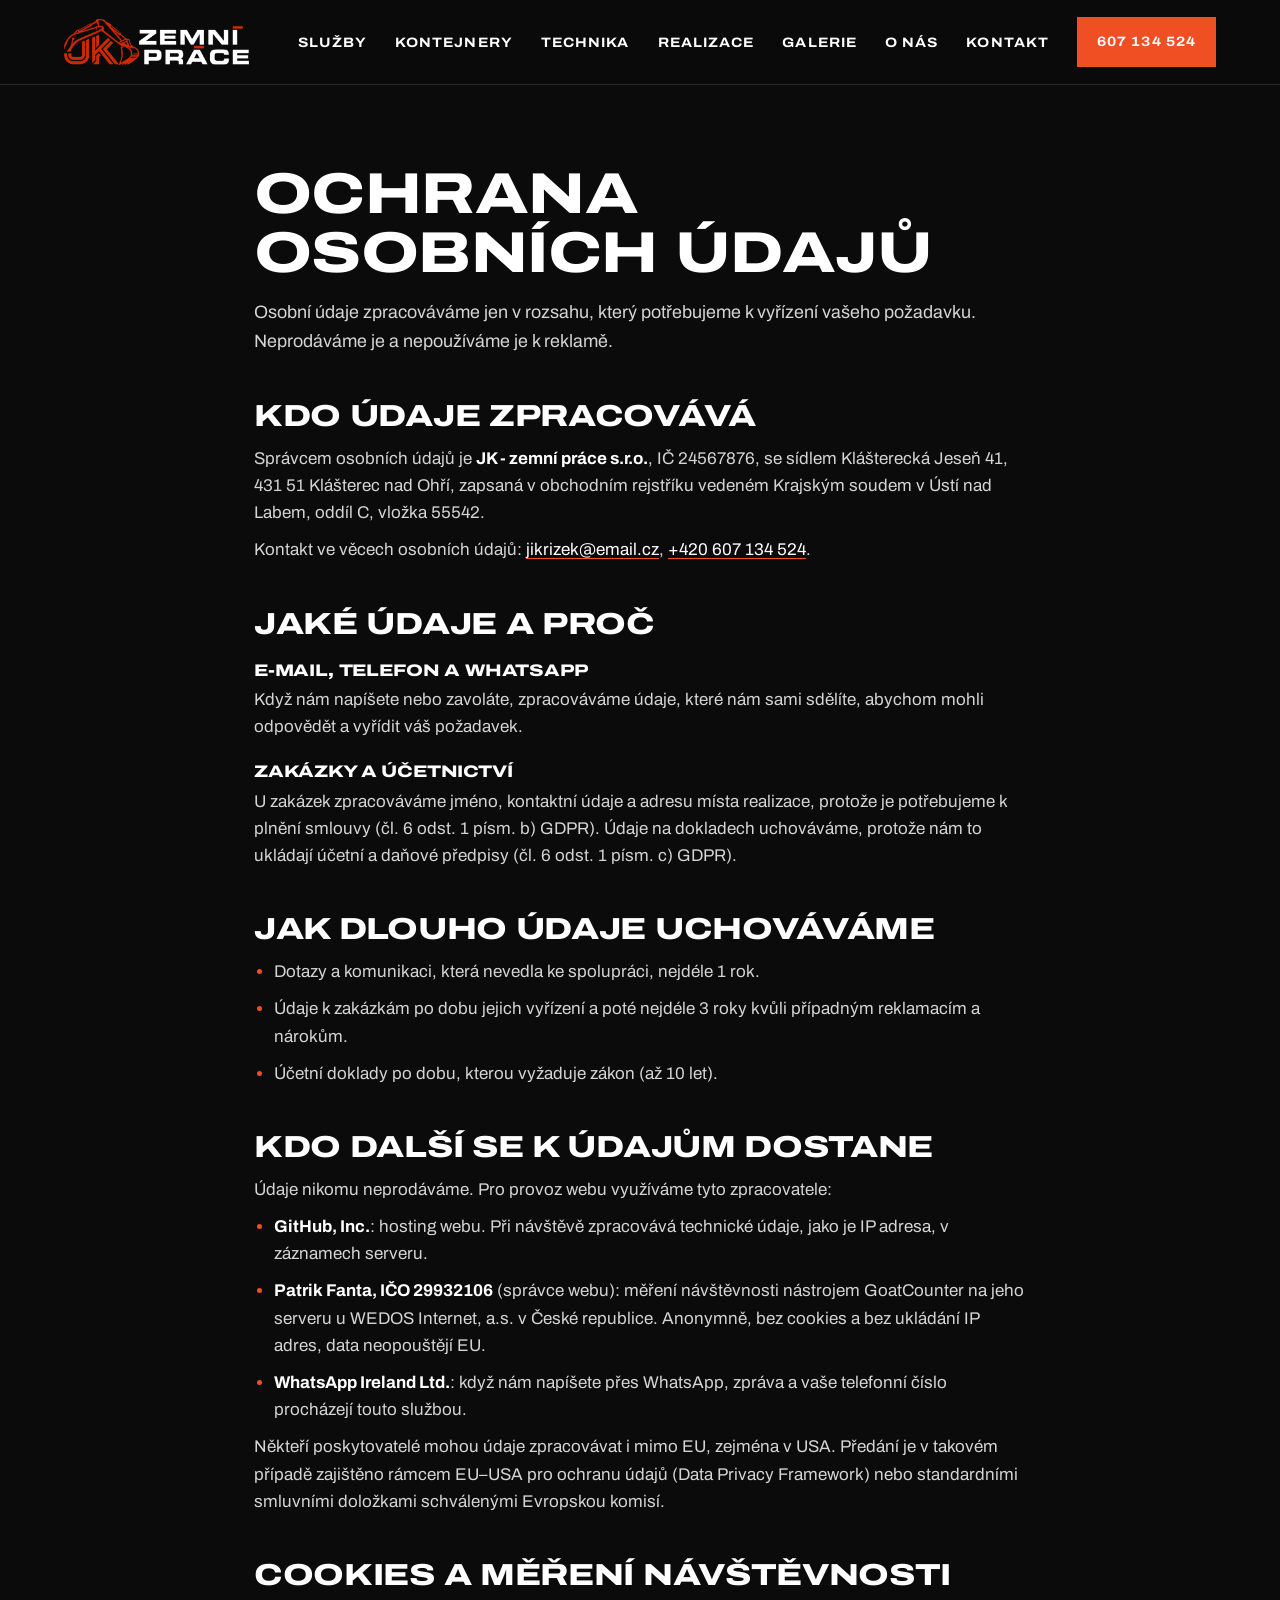
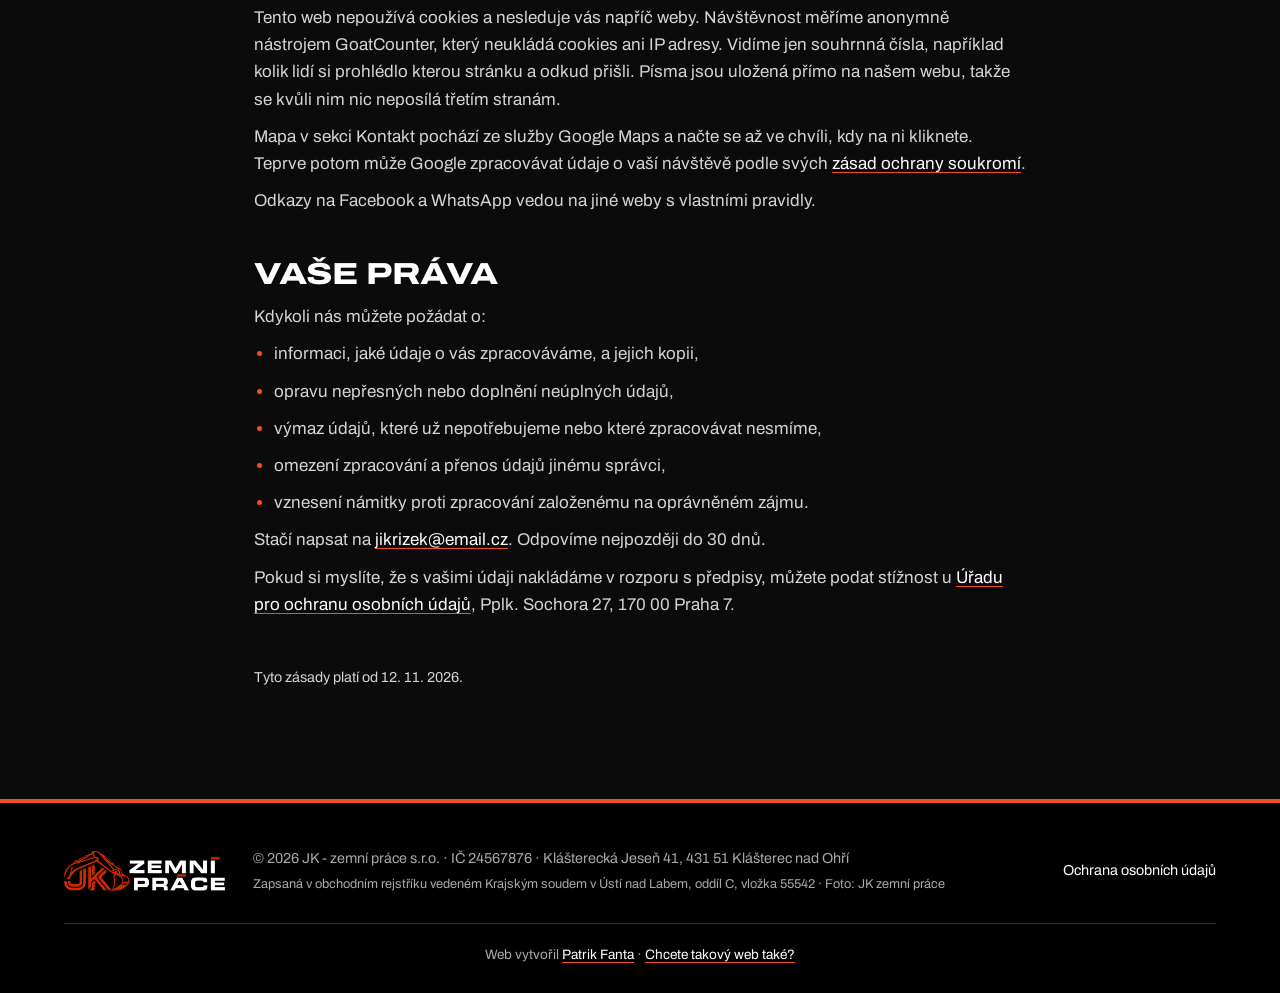
<file: ochrana-osobnich-udaju.html>
<!doctype html>
<html lang="cs">
<head>
<meta charset="utf-8">
<meta name="viewport" content="width=device-width, initial-scale=1">
<link rel="canonical" href="https://jkzemniprace.cz/ochrana-osobnich-udaju.html">
<title>Ochrana osobních údajů | JK zemní práce</title>
<meta name="description" content="Jak JK - zemní práce s.r.o. zpracovává osobní údaje z poptávek, e-mailů a telefonátů.">
<link rel="icon" href="img/logo.png">
<link rel="stylesheet" href="css/fonts-logo.css?v=1">
<link rel="stylesheet" href="css/logo.css?v=10">
<link rel="stylesheet" href="css/dark.css?v=11">
</head>
<body>

<header>
  <div class="wrap nav">
    <a href="./" class="logo" aria-label="JK zemní práce – úvod"><img src="img/logo-jk-dark.png?v=1" alt="JK zemní práce" width="185" height="46"></a>
    <button class="burger" aria-label="Menu" aria-expanded="false"><span></span><span></span><span></span></button>
    <ul class="menu">
      <li><a href="./#sluzby">Služby</a></li>
      <li><a href="./#kontejnery">Kontejnery</a></li>
      <li><a href="./#technika">Technika</a></li>
      <li><a href="./#realizace">Realizace</a></li>
      <li><a href="galerie.html">Galerie</a></li>
      <li><a href="./#o-nas">O nás</a></li>
      <li><a href="./#kontakt">Kontakt</a></li>
      <li><a href="tel:+420607134524" class="btn btn-or">607 134 524</a></li>
    </ul>
  </div>
</header>

<main class="legal">
  <div class="wrap">
    <h1>Ochrana osobních údajů</h1>
    <p class="legal-lead">Osobní údaje zpracováváme jen v rozsahu, který potřebujeme k vyřízení vašeho požadavku. Neprodáváme je a nepoužíváme je k reklamě.</p>

    <section>
      <h2>Kdo údaje zpracovává</h2>
      <p>Správcem osobních údajů je <strong>JK - zemní práce s.r.o.</strong>, IČ 24567876, se sídlem Klášterecká Jeseň 41, 431 51 Klášterec nad Ohří, zapsaná v obchodním rejstříku vedeném Krajským soudem v Ústí nad Labem, oddíl C, vložka 55542.</p>
      <p>Kontakt ve věcech osobních údajů: <a href="mailto:jikrizek@email.cz">jikrizek@email.cz</a>, <a href="tel:+420607134524">+420 607 134 524</a>.</p>
    </section>

    <section>
      <h2>Jaké údaje a proč</h2>
      <h3>E-mail, telefon a WhatsApp</h3>
      <p>Když nám napíšete nebo zavoláte, zpracováváme údaje, které nám sami sdělíte, abychom mohli odpovědět a vyřídit váš požadavek.</p>
      <h3>Zakázky a účetnictví</h3>
      <p>U zakázek zpracováváme jméno, kontaktní údaje a adresu místa realizace, protože je potřebujeme k plnění smlouvy (čl. 6 odst. 1 písm. b) GDPR). Údaje na dokladech uchováváme, protože nám to ukládají účetní a daňové předpisy (čl. 6 odst. 1 písm. c) GDPR).</p>
    </section>

    <section>
      <h2>Jak dlouho údaje uchováváme</h2>
      <ul>
        <li>Dotazy a komunikaci, která nevedla ke spolupráci, nejdéle 1 rok.</li>
        <li>Údaje k zakázkám po dobu jejich vyřízení a poté nejdéle 3 roky kvůli případným reklamacím a nárokům.</li>
        <li>Účetní doklady po dobu, kterou vyžaduje zákon (až 10 let).</li>
      </ul>
    </section>

    <section>
      <h2>Kdo další se k údajům dostane</h2>
      <p>Údaje nikomu neprodáváme. Pro provoz webu využíváme tyto zpracovatele:</p>
      <ul>
        <li><strong>GitHub, Inc.</strong>: hosting webu. Při návštěvě zpracovává technické údaje, jako je IP adresa, v záznamech serveru.</li>
        <li><strong>Patrik Fanta, IČO 29932106</strong> (správce webu): měření návštěvnosti nástrojem GoatCounter na jeho serveru u WEDOS Internet, a.s. v České republice. Anonymně, bez cookies a bez ukládání IP adres, data neopouštějí EU.</li>
        <li><strong>WhatsApp Ireland Ltd.</strong>: když nám napíšete přes WhatsApp, zpráva a vaše telefonní číslo procházejí touto službou.</li>
      </ul>
      <p>Někteří poskytovatelé mohou údaje zpracovávat i mimo EU, zejména v USA. Předání je v takovém případě zajištěno rámcem EU–USA pro ochranu údajů (Data Privacy Framework) nebo standardními smluvními doložkami schválenými Evropskou komisí.</p>
    </section>

    <section>
      <h2>Cookies a měření návštěvnosti</h2>
      <p>Tento web nepoužívá cookies a nesleduje vás napříč weby. Návštěvnost měříme anonymně nástrojem GoatCounter, který neukládá cookies ani IP adresy. Vidíme jen souhrnná čísla, například kolik lidí si prohlédlo kterou stránku a odkud přišli. Písma jsou uložená přímo na našem webu, takže se kvůli nim nic neposílá třetím stranám.</p>
      <p>Mapa v sekci Kontakt pochází ze služby Google Maps a načte se až ve chvíli, kdy na ni kliknete. Teprve potom může Google zpracovávat údaje o vaší návštěvě podle svých <a href="https://policies.google.com/privacy?hl=cs" target="_blank" rel="noopener">zásad ochrany soukromí</a>.</p>
      <p>Odkazy na Facebook a WhatsApp vedou na jiné weby s vlastními pravidly.</p>
    </section>

    <section>
      <h2>Vaše práva</h2>
      <p>Kdykoli nás můžete požádat o:</p>
      <ul>
        <li>informaci, jaké údaje o vás zpracováváme, a jejich kopii,</li>
        <li>opravu nepřesných nebo doplnění neúplných údajů,</li>
        <li>výmaz údajů, které už nepotřebujeme nebo které zpracovávat nesmíme,</li>
        <li>omezení zpracování a přenos údajů jinému správci,</li>
        <li>vznesení námitky proti zpracování založenému na oprávněném zájmu.</li>
      </ul>
      <p>Stačí napsat na <a href="mailto:jikrizek@email.cz">jikrizek@email.cz</a>. Odpovíme nejpozději do 30 dnů.</p>
      <p>Pokud si myslíte, že s vašimi údaji nakládáme v rozporu s předpisy, můžete podat stížnost u <a href="https://uoou.gov.cz" target="_blank" rel="noopener">Úřadu pro ochranu osobních údajů</a>, Pplk. Sochora 27, 170 00 Praha 7.</p>
    </section>

    <p class="legal-date">Tyto zásady platí od 12. 11. 2026.</p>
  </div>
</main>

<footer>
  <div class="wrap">
    <img src="img/logo-jk-dark.png?v=1" alt="JK zemní práce" loading="lazy">
    <span>© <span id="y"></span> JK - zemní práce s.r.o. · IČ 24567876 · Klášterecká Jeseň 41, 431 51 Klášterec nad Ohří<small>Zapsaná v obchodním rejstříku vedeném Krajským soudem v Ústí nad Labem, oddíl C, vložka 55542 · Foto: JK zemní práce</small></span>
    <a href="ochrana-osobnich-udaju.html">Ochrana osobních údajů</a>
    <p class="made">Web vytvořil <a href="https://patrikfanta.cz/?ref=jk-zemni-prace" target="_blank" rel="noopener">Patrik Fanta</a> · <a href="https://patrikfanta.cz/?ref=jk-zemni-prace" target="_blank" rel="noopener">Chcete takový web také?</a></p>
  </div>
</footer>

<script>
document.getElementById('y').textContent = new Date().getFullYear();
const burger = document.querySelector('.burger'), menu = document.querySelector('.menu');
burger.addEventListener('click', () => burger.setAttribute('aria-expanded', menu.classList.toggle('open')));
</script>
<!-- Anonymní měření návštěvnosti bez cookies (GoatCounter), skript hostovaný lokálně -->
<script data-goatcounter="https://jkzemniprace.stat.patrikfanta.cz/count" async src="js/count.js"></script>
</body>
</html>
</file>
<file: css/fonts-logo.css>
/* Self-hosted fonts (SIL Open Font License) */
@font-face {
  font-family: 'Archivo';
  font-style: normal;
  font-weight: 100 900;
  font-stretch: 62% 125%;
  font-display: swap;
  src: url(../fonts/archivo-var-latin-ext.woff2) format('woff2');
  unicode-range: U+0100-02BA, U+02BD-02C5, U+02C7-02CC, U+02CE-02D7, U+02DD-02FF, U+0304, U+0308, U+0329, U+1D00-1DBF, U+1E00-1E9F, U+1EF2-1EFF, U+2020, U+20A0-20AB, U+20AD-20C4, U+2113, U+2C60-2C7F, U+A720-A7FF;
}
@font-face {
  font-family: 'Archivo';
  font-style: normal;
  font-weight: 100 900;
  font-stretch: 62% 125%;
  font-display: swap;
  src: url(../fonts/archivo-var-latin.woff2) format('woff2');
  unicode-range: U+0000-00FF, U+0131, U+0152-0153, U+02BB-02BC, U+02C6, U+02DA, U+02DC, U+0304, U+0308, U+0329, U+2000-206F, U+20AC, U+2122, U+2191, U+2193, U+2212, U+2215, U+FEFF, U+FFFD;
}
</file>
<file: css/logo.css>
/* Light variant built around the JK logo (orange + black on white). Standalone, no PICSTOP base. */
:root{
  --white:#ffffff;
  --paper:#f4f3f1;
  --ink:#111111;
  --ink-2:#2b2b2b;
  --muted:#5a5a5f;     /* 6.6:1 on white */
  --line:#e2e0dc;
  --or:#f04e23;        /* logo orange (brand manual HEX f04e23): borders, large text */
  --or-text:#c43a14;   /* orange for small text: 5.2:1 on white */
  --or-deep:#c93d18;   /* orange background under white text: 4.9:1 */
  --head:"Archivo","Arial Black",sans-serif;
  --body:"Archivo",system-ui,sans-serif;
  --wrap:1200px;
}
*{box-sizing:border-box;margin:0;padding:0}
html{scroll-behavior:smooth;scroll-padding-top:84px}
body{font-family:var(--body);font-stretch:100%;font-size:17px;line-height:1.6;color:var(--ink-2);background:var(--white);-webkit-font-smoothing:antialiased}
img{display:block;max-width:100%}
a{color:inherit}
.wrap{max-width:var(--wrap);margin:0 auto;padding:0 24px}
h1,h2,h3{font-family:var(--head);font-stretch:125%;font-weight:800;text-transform:uppercase;line-height:1.02;color:var(--ink);letter-spacing:-.01em}
h2{font-size:clamp(2rem,4.4vw,3.3rem)}
h3{font-size:1.25rem;line-height:1.15}
.kicker{display:inline-flex;align-items:center;gap:10px;font-family:var(--head);font-stretch:112%;font-weight:700;font-size:.85rem;letter-spacing:.14em;text-transform:uppercase;color:var(--or-text);margin-bottom:14px}
.kicker::before{content:"";width:28px;height:4px;background:var(--or)}
.btn{display:inline-flex;align-items:center;justify-content:center;gap:10px;font-family:var(--head);font-stretch:112%;font-weight:800;font-size:.95rem;letter-spacing:.06em;text-transform:uppercase;text-decoration:none;padding:16px 26px;border:2px solid transparent;cursor:pointer;transition:background .15s,color .15s,border-color .15s}
.btn-or{background:var(--or-deep);color:#fff}
.btn-or:hover{background:var(--ink)}
.btn-ink{border-color:var(--ink);color:var(--ink);background:transparent}
.btn-ink:hover{background:var(--ink);color:#fff}
.btn-white{border-color:#fff;color:#fff}
.btn-white:hover{background:#fff;color:var(--ink)}

/* header */
header{position:sticky;top:0;z-index:50;background:rgba(255,255,255,.97);border-bottom:1px solid var(--line)}
header.scrolled{box-shadow:0 6px 24px rgba(0,0,0,.06)}
.nav{display:flex;align-items:center;justify-content:space-between;height:84px}
.logo img{height:46px;width:auto}
.menu{display:flex;align-items:center;gap:28px;list-style:none}
.menu a{text-decoration:none;font-family:var(--head);font-stretch:112%;font-weight:700;font-size:.85rem;letter-spacing:.08em;text-transform:uppercase;color:var(--ink)}
.menu a:not(.btn):hover{color:var(--or-text)}
.menu .btn{padding:12px 18px}
.burger{display:none;background:none;border:0;width:44px;height:44px;cursor:pointer}
.burger span{display:block;height:3px;background:var(--ink);margin:7px 8px}

/* black bands like the logo banner */
.band{height:14px;background:var(--ink)}

/* hero: split, photo cut on a diagonal like the excavator arm */
.hero{display:grid;grid-template-columns:1fr 1.05fr;min-height:calc(100svh - 84px);background:var(--white)}
.hero-text{display:flex;flex-direction:column;justify-content:center;padding:64px 48px 64px max(24px,calc((100vw - var(--wrap))/2 + 24px))}
.hero h1{font-size:clamp(2.6rem,5.4vw,4.6rem)}
.hero h1 span{display:block;color:var(--or)}
.hero .lead{max-width:520px;margin:26px 0 34px;font-size:1.12rem;color:var(--muted)}
.hero-actions{display:flex;flex-wrap:wrap;gap:12px}
.hero-photo{position:relative;clip-path:polygon(18% 0,100% 0,100% 100%,0 100%);background:var(--paper)}
.hero-photo img{position:absolute;inset:0;width:100%;height:100%;object-fit:cover;object-position:35% center}
.hero-photo::after{content:"";position:absolute;left:0;bottom:0;width:100%;height:12px;background:var(--or)}
.facts{display:flex;flex-wrap:wrap;gap:10px 28px;margin-top:44px;padding-top:22px;border-top:1px solid var(--line)}
.facts div{font-size:.92rem;color:var(--muted)}
.facts b{display:block;font-family:var(--head);font-stretch:125%;font-weight:800;font-size:1.25rem;color:var(--ink);text-transform:uppercase}

section{padding:104px 0}
.paper{background:var(--paper)}
.head{display:grid;grid-template-columns:1fr 1fr;gap:40px;align-items:end;margin-bottom:52px}
.head p{color:var(--muted);max-width:480px}

/* services: list with photo, two columns */
.svc-list{display:grid;grid-template-columns:1fr 1fr;gap:2px;background:var(--line);border:2px solid var(--line)}
.svc{display:grid;grid-template-columns:200px 1fr;background:var(--white);transition:background .15s}
.svc:hover{background:#fffaf7}
.svc img{width:100%;height:100%;object-fit:cover;aspect-ratio:4/3}
.svc-body{padding:24px 26px}
.svc-num{font-family:var(--head);font-stretch:125%;font-weight:800;color:var(--or-text);font-size:.9rem;letter-spacing:.06em}
.svc h3{margin:4px 0 8px}
.svc p{color:var(--muted);font-size:.96rem}

/* process strip */
.steps{display:grid;grid-template-columns:repeat(3,1fr);gap:0;margin-top:0;counter-reset:s}
.step{padding:34px 30px 34px 0;border-top:4px solid var(--ink);position:relative}
.step + .step{padding-left:30px;border-left:1px solid var(--line)}
.step b{display:block;font-family:var(--head);font-stretch:125%;font-weight:800;text-transform:uppercase;font-size:1.2rem;color:var(--ink);margin-bottom:6px}
.step b::before{counter-increment:s;content:"0" counter(s) " ";color:var(--or)}
.step p{color:var(--muted)}

/* containers: dark band */
.dark{background:var(--ink);color:#d9d9d9}
.dark h2,.dark h3{color:#fff}
.dark .kicker{color:#ff8a5c}
.dark .head p{color:#b3b3b3}
.boxes{display:grid;grid-template-columns:repeat(3,1fr);gap:20px}
.box{border:2px solid #333;padding:30px 28px;display:flex;flex-direction:column;transition:border-color .15s}
.box:hover{border-color:var(--or)}
.box-size{font-family:var(--head);font-stretch:125%;font-weight:900;font-size:clamp(3rem,5vw,4rem);line-height:1;color:#fff}
.box-size sup{font-size:.45em;vertical-align:top}
.box h3{font-size:1.05rem;color:#ff8a5c;margin:12px 0 8px}
.box p{flex:1;font-size:.96rem}
.box .price{margin-top:20px;padding-top:14px;border-top:1px solid #333;display:flex;justify-content:space-between;align-items:baseline;font-size:.9rem;color:#b3b3b3}
.box .price b{font-family:var(--head);font-stretch:125%;font-size:1.1rem;color:#fff;text-transform:uppercase}
.cta-row{display:flex;flex-wrap:wrap;gap:16px;align-items:center;margin-top:36px}
.cta-row p{color:inherit;opacity:.8}

/* machinery */
.fleet{display:grid;grid-template-columns:repeat(4,1fr);gap:16px}
.machine{margin:0;background:var(--white);border-bottom:4px solid var(--or)}
.machine img{width:100%;aspect-ratio:4/3;object-fit:cover}
.machine figcaption{padding:16px 18px 18px}
.machine b{display:block;font-family:var(--head);font-stretch:125%;font-weight:800;text-transform:uppercase;color:var(--ink);font-size:1rem}
.machine span{color:var(--muted);font-size:.9rem}

/* gallery */
.gallery{display:grid;grid-template-columns:repeat(4,1fr);grid-auto-rows:210px;gap:8px}
.gallery figure{margin:0;overflow:hidden;background:var(--paper)}
.gallery img{width:100%;height:100%;object-fit:cover;transition:transform .4s}
.gallery a{display:block;height:100%}
.gallery figure:hover img{transform:scale(1.04)}
.g-big{grid-column:span 2;grid-row:span 2}
.g-wide{grid-column:span 2}

/* about */
.about{display:grid;grid-template-columns:1fr 1fr;gap:64px;align-items:center}
.about-logo{background:var(--white);border:2px solid var(--line);padding:48px 40px;position:relative}
.about-logo::before,.about-logo::after{content:"";position:absolute;left:0;right:0;height:14px;background:var(--ink)}
.about-logo::before{top:0}.about-logo::after{bottom:0}
.about p{color:var(--muted);margin-bottom:14px}
.quote{margin-top:26px;border-left:5px solid var(--or);padding:6px 0 6px 20px}
.quote blockquote{font-family:var(--head);font-stretch:112%;font-weight:700;font-size:1.3rem;color:var(--ink)}
.quote figcaption{font-size:.9rem;color:var(--muted);margin-top:4px}
.quote .stars{color:var(--or);letter-spacing:2px}

/* contact */
.contact{display:grid;grid-template-columns:1fr 1.05fr;gap:56px;align-items:stretch}
.contact>*{min-width:0}
.contact-map{margin-top:0;height:100%;min-height:380px;aspect-ratio:auto}
.contact-list{display:grid;gap:20px;margin:28px 0}
.contact-list a{text-decoration:none;display:block}
.contact-list small{display:block;font-family:var(--head);font-stretch:112%;font-weight:700;font-size:.78rem;letter-spacing:.12em;text-transform:uppercase;color:var(--or-text)}
.contact-list strong{font-size:1.3rem;font-weight:600;color:var(--ink)}
.contact-list a:hover strong{color:var(--or-text)}
.socials{display:flex;gap:8px}
.socials a{font-family:var(--head);font-stretch:112%;font-weight:700;font-size:.82rem;letter-spacing:.08em;text-transform:uppercase;text-decoration:none;border:2px solid var(--ink);padding:9px 16px}
.socials a:hover{background:var(--ink);color:#fff}
.map{margin-top:28px;width:100%;aspect-ratio:16/10;border:0}
.map-consent{display:flex;align-items:center;justify-content:center;position:relative;overflow:hidden;background:var(--paper);border:2px solid var(--line)}
.map-consent::before{content:"";position:absolute;inset:0;background:url(../img/mapa.jpg?v=2) center/cover;filter:grayscale(1) contrast(.9) brightness(1.05);opacity:.55}
.map-inner{position:relative;z-index:1;text-align:center;padding:24px;max-width:420px;background:rgba(255,255,255,.92);border-top:5px solid var(--or)}
.map-inner svg{width:36px;height:36px;fill:var(--or);margin:0 auto 6px;display:block}
.map-inner b{display:block;font-family:var(--head);font-stretch:125%;font-weight:800;text-transform:uppercase;color:var(--ink)}
.map-inner p{font-size:.82rem;color:var(--muted);margin:6px 0 14px}
.map-actions{display:flex;gap:8px;justify-content:center;flex-wrap:wrap}
.map-actions .btn{padding:10px 14px;font-size:.8rem}
.map-credit{position:absolute;right:8px;bottom:6px;z-index:1;font-size:.7rem;color:var(--muted)}


footer{background:var(--ink);color:#a8a8a8;font-size:.9rem;padding:44px 0 28px}
footer .wrap{display:grid;grid-template-columns:auto 1fr auto;gap:28px;align-items:center}
footer img{height:40px;width:auto}
footer small{display:block;margin-top:4px;font-size:.8rem}
footer a{color:#fff;text-decoration:none}
footer a:hover{color:#ff8a5c}
footer .made{grid-column:1/-1;text-align:center;padding-top:20px;border-top:1px solid #2a2a2a;font-size:.85rem}
footer .made a{text-decoration:underline;text-decoration-color:var(--or);text-underline-offset:3px}

@media (max-width:1060px){
  .menu{position:fixed;inset:84px 0 auto 0;flex-direction:column;align-items:stretch;gap:0;background:#fff;padding:8px 24px 24px;transform:translateY(-130%);visibility:hidden;transition:transform .25s,visibility .25s;box-shadow:0 14px 30px rgba(0,0,0,.12)}
  .menu.open{transform:none;visibility:visible}
  .menu li a{display:block;padding:14px 0;border-bottom:1px solid var(--line)}
  .menu .btn{margin-top:16px}
  .burger{display:block}
  .hero{grid-template-columns:1fr;min-height:0}
  .hero-photo{order:-1;min-height:46vh;clip-path:polygon(0 0,100% 0,100% 88%,0 100%)}
  .hero-photo::after{display:none}
  .hero-text{padding:40px 24px 56px}
  .svc-list,.head,.about,.contact{grid-template-columns:1fr}
  .head{gap:12px}
  .fleet{grid-template-columns:1fr 1fr}
  .boxes{grid-template-columns:1fr}
}
@media (max-width:700px){
  body{font-size:16px}
  .wrap{padding:0 16px}
  .nav{height:72px}
  html{scroll-padding-top:72px}
  .menu{inset:72px 0 auto 0}
  .logo img{height:36px}
  section{padding:72px 0}
  .hero-text{padding:32px 16px 48px}
  .svc{grid-template-columns:110px 1fr}
  .svc-body{padding:16px 18px}
  .steps{grid-template-columns:1fr}
  .step,.step + .step{padding:22px 0;border-left:0}
  .fleet{grid-template-columns:1fr}
  .gallery{grid-template-columns:1fr 1fr;grid-auto-rows:140px}
  .about-logo{padding:36px 22px}
  footer .wrap{grid-template-columns:1fr}
}

/* legal + 404 pages */
.legal{padding:80px 0 100px}
.legal .wrap{max-width:820px}
.legal h1{font-size:clamp(2.2rem,5vw,3.6rem)}
.legal-lead{font-size:1.12rem;color:var(--muted);margin-top:16px}
.legal section{padding:0;margin-top:44px}
.legal h2{font-size:clamp(1.4rem,3vw,1.9rem);margin-bottom:14px}
.legal h3{font-size:1.05rem;margin:22px 0 6px}
.legal p,.legal li{color:var(--ink-2);margin-bottom:10px}
.legal ul{padding-left:20px}
.legal li::marker{color:var(--or)}
.legal a{color:var(--ink);text-decoration-color:var(--or);text-underline-offset:3px}
.legal strong{color:var(--ink)}
.legal-date{margin-top:48px;color:var(--muted);font-size:.9rem}
@media (max-width:700px){.legal{padding:56px 0 72px}}
:focus-visible{outline:3px solid var(--or);outline-offset:2px}

/* award badge (Živé firmy) in O nás */
.award{display:flex;align-items:center;gap:18px;margin-top:26px;background:#000;color:#cfcfcf;padding:10px 22px 10px 10px;max-width:420px}
.award img{width:96px;height:96px;flex:none}
.award b{display:block;font-family:var(--head);font-stretch:112%;font-weight:800;font-size:1.05rem;letter-spacing:.04em;text-transform:uppercase;color:#fff}
.award span{font-size:.88rem}
</file>
<file: css/dark.css>
/* Black + orange dress code (client request 2026-11-11). Loaded after logo.css; remove the <link> to go back to the light look. */
:root{
  --white:#0b0b0b;     /* page background */
  --paper:#161616;     /* alternate sections */
  --ink:#ffffff;       /* headings, strong text */
  --ink-2:#d4d4d4;     /* body text */
  --muted:#a3a3a3;     /* 7.6:1 on #0b0b0b */
  --line:#2c2c2c;
  --or-text:#f04e23;   /* 5.4:1 on #0b0b0b */
  --or-deep:#f04e23;
}
.btn-or{color:#000}
.btn-or:hover{background:#fff;color:#000}
.btn-ink:hover,.btn-white:hover,.socials a:hover{color:#000}
header{background:rgba(11,11,11,.97)}
header.scrolled{box-shadow:0 6px 24px rgba(0,0,0,.6)}
.band{background:var(--or)}
.svc:hover{background:#1d1714}
.step{border-top-color:var(--or)}
.dark{background:#000}
.dark .kicker,.box h3{color:var(--or)}
.box{border-color:#2c2c2c}
.about-logo::before,.about-logo::after{background:var(--or)}
.map-consent::before{filter:grayscale(1) invert(1) contrast(.9);opacity:.35}
.map-inner{background:rgba(11,11,11,.92)}
footer{background:#000;border-top:4px solid var(--or)}
footer a:hover{color:var(--or)}
.award{border:1px solid #2c2c2c}
@media (max-width:1060px){.menu{background:#0b0b0b;box-shadow:0 14px 30px rgba(0,0,0,.6)}}

/* services: full photos with the text over the bottom of the photo (all screen sizes) */
.svc-list{grid-template-columns:repeat(3,1fr);gap:16px;background:none;border:0}
.svc{display:block;position:relative;overflow:hidden;background:#000}
.svc img{aspect-ratio:4/3;height:auto;transition:transform .4s}
.svc:hover img{transform:scale(1.04)}
.svc:hover{background:#000}
.svc-body{position:absolute;left:0;right:0;bottom:0;padding:72px 22px 20px;background:linear-gradient(to top,rgba(0,0,0,.92) 0%,rgba(0,0,0,.78) 55%,rgba(0,0,0,0) 100%)}
.svc h3{color:#fff;margin:2px 0 4px}
.svc p{color:#e2e2e2;font-size:.94rem}
@media (max-width:1060px){.svc-list{grid-template-columns:1fr 1fr}}
@media (max-width:700px){
  .svc-list{grid-template-columns:1fr;gap:12px}
  .svc-body{padding:64px 18px 16px}
  .svc p{font-size:.92rem}
}

/* machinery: same look as services (full photo, caption over the bottom) */
.machine{position:relative;overflow:hidden;background:#000;border-bottom:0}
.machine img{transition:transform .4s}
.machine:hover img{transform:scale(1.04)}
.machine figcaption{position:absolute;left:0;right:0;bottom:0;padding:64px 20px 18px;background:linear-gradient(to top,rgba(0,0,0,.92) 0%,rgba(0,0,0,.78) 55%,rgba(0,0,0,0) 100%)}
.machine b{color:#fff;font-size:1.1rem}
.machine span{color:#e2e2e2}
@media (max-width:1060px){.fleet{gap:16px}}
@media (max-width:700px){.fleet{gap:12px}}

/* hero photo: keep the excavator in frame */
.hero-photo img{object-position:48% center}

/* 7th service: wide card across the row */
.svc-wide{grid-column:1/-1}
.svc-wide img{aspect-ratio:21/8;object-position:center 60%}
.svc-wide .svc-body{max-width:none}
.svc-wide p{max-width:640px}
@media (max-width:700px){.svc-wide img{aspect-ratio:4/3}}

/* service cards: cross-fading photos (js/slides.js) */
.svc .slide{position:absolute;inset:0;width:100%;height:100%;object-fit:cover;opacity:0;transition:opacity 1.2s ease,transform .4s}
.svc .slide.on{opacity:1}

/* containers: same photo cards as services */
.cont-list .svc-num{font-size:1rem;color:var(--or)}
.cont-note{margin-top:22px;color:#b3b3b3;font-size:.95rem}

/* menu with Galerie: keep items on one line on narrower desktops */
.menu a{white-space:nowrap}
@media (min-width:1061px) and (max-width:1240px){.menu{gap:18px}}
@media (min-width:1061px) and (max-width:1160px){.menu{gap:13px}}
@media (min-width:1061px) and (max-width:1110px){.menu{gap:9px}}
</file>
<file: css/galerie.css>
/* Galerie: groups of photos + lightbox (loaded after logo.css and dark.css) */
.gallery-page{padding:80px 0 100px}
.gallery-page h1{font-size:clamp(2.2rem,5vw,3.6rem)}
.gal-nav{display:flex;flex-wrap:wrap;gap:8px;margin:32px 0 8px}
.gal-nav a{font-family:var(--head);font-stretch:112%;font-weight:700;font-size:.8rem;letter-spacing:.08em;text-transform:uppercase;text-decoration:none;border:2px solid var(--line);padding:8px 14px;color:var(--ink)}
.gal-nav a:hover{border-color:var(--or);color:var(--or)}
.gal-group{padding:0;margin-top:56px}
.gal-group h2{font-size:clamp(1.5rem,3.2vw,2.2rem);margin-bottom:18px;padding-left:16px;border-left:6px solid var(--or)}
.gal-group h2 span{font-family:var(--body);font-stretch:100%;font-weight:500;font-size:.9rem;text-transform:none;letter-spacing:0;color:var(--muted);margin-left:8px}
.gal-grid{display:grid;grid-template-columns:repeat(4,1fr);gap:8px}
.gal-item{display:block;padding:0;border:0;background:#000;cursor:zoom-in;overflow:hidden;aspect-ratio:4/3}
.gal-item img{width:100%;height:100%;object-fit:cover;transition:transform .4s,opacity .2s}
.gal-item:hover img{transform:scale(1.05)}
.gallery-page .cta-row{margin-top:64px}

.lightbox{border:0;padding:0;margin:0;width:100vw;height:100vh;height:100dvh;max-width:none;max-height:none;background:rgba(0,0,0,.94);color:#fff}
.lightbox[open]{display:flex;flex-direction:column;align-items:center;justify-content:center}
.lightbox::backdrop{background:rgba(0,0,0,.94)}
.lightbox img{max-width:calc(100vw - 140px);max-height:calc(100dvh - 110px);object-fit:contain}
.lb-cap{margin-top:12px;font-size:.95rem;color:#d4d4d4;text-align:center;padding:0 16px}
.lb-btn{position:absolute;width:52px;height:52px;border:2px solid #fff;background:rgba(0,0,0,.55);color:#fff;font-size:2rem;line-height:1;cursor:pointer;display:flex;align-items:center;justify-content:center}
.lb-btn:hover{background:var(--or);border-color:var(--or);color:#000}
.lb-close{top:16px;right:16px}
.lb-prev{left:16px;top:50%;transform:translateY(-50%)}
.lb-next{right:16px;top:50%;transform:translateY(-50%)}

@media (max-width:1060px){.gal-grid{grid-template-columns:repeat(3,1fr)}}
@media (max-width:700px){
  .gallery-page{padding:56px 0 72px}
  .gal-grid{grid-template-columns:1fr 1fr;gap:6px}
  .gal-group{margin-top:44px}
  .lightbox img{max-width:100vw;max-height:calc(100dvh - 150px)}
  .lb-prev,.lb-next{top:auto;bottom:16px;transform:none}
}

/* back to group list after each section */
.gal-top{display:inline-flex;align-items:center;gap:8px;margin-top:18px;font-family:var(--head);font-stretch:112%;font-weight:700;font-size:.8rem;letter-spacing:.08em;text-transform:uppercase;text-decoration:none;color:var(--or);border:2px solid var(--line);padding:10px 16px}
.gal-top:hover{border-color:var(--or)}
#skupiny{scroll-margin-top:100px}
</file>
